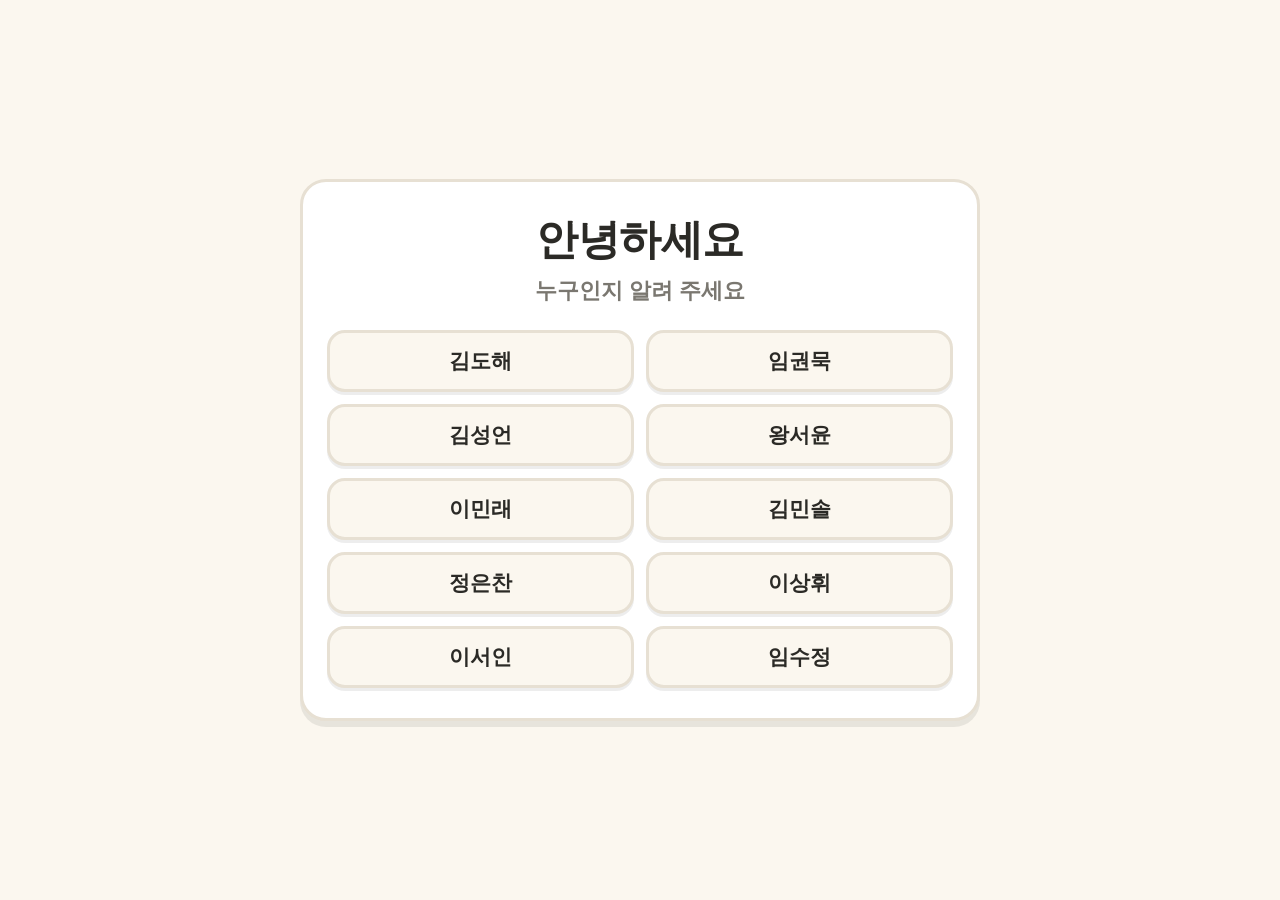
<file: index.html>
<!DOCTYPE html>
<html lang="ko">
<head>
<meta charset="UTF-8">
<meta name="viewport" content="width=device-width, initial-scale=1.0, viewport-fit=cover">
<title>우슬초 1팀 디지털 활동</title>
<style>
/* =====================================================================
   메인 메뉴 (index.html)
   — 각 과 프로그램(lesson1.html ~ lesson6.html)으로 들어가는 첫 화면
   — 1~4과와 동일한 디자인 시스템(종이 배경, 카드, 큰 버튼)
   대상: 우슬초 학생 / 기기: 아이패드·갤럭시탭·컴퓨터 공용
   ===================================================================== */
:root{
  --paper:#fbf7ef; --card:#fff; --ink:#2b2a26; --soft:#7a7770;
  --line:#e7e0d3; --ok:#5aa96a; --sun:#f0a92e; --love:#e8668a;
  --sky:#4a95d8; --grape:#8e6fc0; --earth:#8a6a4a; --blood:#a41f1f;
  --shadow:0 6px 0 rgba(0,0,0,.08);
}
*{box-sizing:border-box;-webkit-tap-highlight-color:transparent;}
html,body{margin:0;min-height:100%;}
body{
  font-family:"Apple SD Gothic Neo","Malgun Gothic","Pretendard",sans-serif;
  background:var(--paper);color:var(--ink);
  -webkit-touch-callout:none;
}
a{color:inherit;text-decoration:none;}
[hidden]{display:none!important;}

.wrap{max-width:820px;margin:0 auto;padding:26px 18px 40px;}

/* ---------- 학생 선택 ---------- */
.student-screen{
  min-height:100vh;min-height:100dvh;display:flex;align-items:center;justify-content:center;
  padding:28px 18px;
}
.student-panel{
  width:100%;max-width:680px;padding:30px 24px;background:var(--card);
  border:3px solid var(--line);border-radius:26px;box-shadow:var(--shadow);text-align:center;
}
.student-panel h1{
  margin:0;font-size:clamp(30px,7vw,42px);font-weight:800;letter-spacing:-.5px;
}
.student-panel p{
  margin:8px 0 24px;color:var(--soft);font-size:clamp(18px,4.5vw,22px);font-weight:700;
}
.student-list{display:grid;grid-template-columns:repeat(2,1fr);gap:12px;}
.student-btn{
  min-height:62px;padding:12px 16px;border:3px solid var(--line);border-radius:18px;
  background:var(--paper);color:var(--ink);font:inherit;font-size:21px;font-weight:800;
  cursor:pointer;box-shadow:0 3px 0 rgba(0,0,0,.07);touch-action:manipulation;
}
.student-btn:hover{border-color:var(--sun);background:#fffaf0;}
.student-btn:active{transform:translateY(2px);}
@media(max-width:430px){
  .student-panel{padding:24px 16px;}
  .student-list{grid-template-columns:1fr;gap:9px;}
  .student-btn{min-height:54px;font-size:19px;}
}

/* ---------- 머리글 ---------- */
.hero{text-align:center;margin-bottom:26px;}
.hero .em{font-size:56px;line-height:1;}
.hero h1{
  font-size:clamp(26px,6vw,36px);font-weight:800;letter-spacing:-0.5px;
  margin:10px 0 6px;line-height:1.35;
}
.hero h1 .hl{color:var(--sun);}
.hero p{color:var(--soft);font-size:17px;font-weight:700;margin:0;}
.change-student{
  margin-top:12px;padding:8px 14px;border:2px solid var(--line);border-radius:12px;
  background:var(--card);color:var(--soft);font:inherit;font-size:14px;font-weight:800;
  cursor:pointer;touch-action:manipulation;
}
.change-student:active{transform:translateY(2px);}

/* ---------- 과 카드 ---------- */
.grid{
  display:grid;grid-template-columns:repeat(2,1fr);gap:16px;
}
@media(max-width:540px){.grid{grid-template-columns:1fr;}}
.card{
  position:relative;display:flex;align-items:center;gap:16px;
  background:var(--card);border:3px solid var(--line);border-radius:22px;
  padding:18px 18px 18px 16px;box-shadow:var(--shadow);
  transition:transform .12s ease;
}
.card:active{transform:translateY(2px);}
.card .big-em{
  flex:0 0 auto;width:74px;height:74px;border-radius:20px;
  display:flex;align-items:center;justify-content:center;
  font-size:42px;background:var(--tint,#f6f2e8);overflow:hidden;
}
.card .big-em img{
  width:100%;height:100%;object-fit:cover;display:block;
}
.card .tx{min-width:0;}
.card .no{
  display:inline-block;font-size:13px;font-weight:800;color:#fff;
  background:var(--ac,var(--sun));border-radius:999px;padding:3px 10px;margin-bottom:6px;
}
.card .ti{font-size:19px;font-weight:800;letter-spacing:-0.5px;line-height:1.3;}
.card .sb{font-size:14px;font-weight:700;color:var(--soft);margin-top:3px;}
.card .go{
  position:absolute;right:14px;top:50%;transform:translateY(-50%);
  font-size:22px;color:var(--line);
}
.card:hover{border-color:var(--ac,var(--sun));}
.card:hover .go{color:var(--ac,var(--sun));}

/* 과별 색 */
.l1{--ac:var(--sun);  --tint:#fdf3df;}
.l2{--ac:var(--love); --tint:#fdeef3;}
.l3{--ac:var(--earth);--tint:#f3ece4;}
.l4{--ac:var(--sky);  --tint:#e9f3fc;}
.l5{--ac:#4b4a45;     --tint:#efede8;}
.l6{--ac:var(--blood);--tint:#fbeaea;}

/* ---------- 바닥글 ---------- */
.foot{
  text-align:center;color:var(--soft);font-size:14px;font-weight:700;
  margin-top:30px;line-height:1.7;
}
@media(prefers-reduced-motion:reduce){*{transition:none!important;}}
</style>
</head>
<body>
<script src="assets/paths.js"></script>
<script src="assets/student-context.js"></script>
<script>
/* ★ 5·6과 카드 아이콘 — 각 과 assets 폴더의 사진을 사용합니다 */
var L5_ICON={ image:ASSET.lesson5("memorization-card-sin-v2.png"), emoji:"💭" };
var L6_ICON={ image:ASSET.lesson6("십자가.jpg"), emoji:"✝️" };
</script>
<section class="student-screen" id="student-screen" aria-labelledby="student-title">
  <div class="student-panel">
    <h1 id="student-title">안녕하세요</h1>
    <p>누구인지 알려 주세요</p>
    <div class="student-list" id="student-list"></div>
  </div>
</section>

<div class="wrap" id="main-menu" hidden>

  <div class="hero">
    <div class="em">📖</div>
    <h1><span class="hl">우슬초 1팀</span> 디지털 활동</h1>
    <p id="student-welcome">오늘 배울 과를 눌러 보세요</p>
    <button class="change-student" id="change-student" type="button">학생 다시 선택</button>
  </div>

  <div class="grid">
    <a class="card l1" href="lesson-oct03.html">
      <div class="big-em">🌿</div>
      <div class="tx">
        <span class="no">10월 3일</span>
        <div class="ti">하나님이 세상을 만드셨어요</div>
        <div class="sb">두 사진에서 자연을 찾아요</div>
      </div>
      <div class="go">▶</div>
    </a>
    <a class="card l1" href="lesson1.html">
      <div class="big-em">☀️</div>
      <div class="tx">
        <span class="no">1과</span>
        <div class="ti">하나님이 모두 만드셨어요</div>
        <div class="sb">점선을 따라 그려요</div>
      </div>
      <div class="go">▶</div>
    </a>

    <a class="card l2" href="lesson2.html">
      <div class="big-em">❤️</div>
      <div class="tx">
        <span class="no">2과</span>
        <div class="ti">하나님은 사람을 사랑하세요</div>
        <div class="sb">하트를 끌어서 붙여요</div>
      </div>
      <div class="go">▶</div>
    </a>

    <a class="card l3" href="lesson3.html">
      <div class="big-em">📖</div>
      <div class="tx">
        <span class="no">3과</span>
        <div class="ti">하나님의 사랑이 성경책에 있어요</div>
        <div class="sb">성경책을 찾고 책장을 넘겨요</div>
      </div>
      <div class="go">▶</div>
    </a>

    <a class="card l4" href="lesson4.html">
      <div class="big-em">☁️</div>
      <div class="tx">
        <span class="no">4과</span>
        <div class="ti">하나님이 하늘나라를 준비했어요</div>
        <div class="sb">하늘나라는 어떤 곳인지 알아봐요</div>
      </div>
      <div class="go">▶</div>
    </a>

    <a class="card l5" href="lesson5.html">
      <div class="big-em">💭</div>
      <div class="tx">
        <span class="no">5과</span>
        <div class="ti">나에게 죄가 있어요</div>
        <div class="sb">죄가 있으면 하늘나라에 가지 못해요</div>
      </div>
      <div class="go">▶</div>
    </a>

    <a class="card l6" href="lesson6.html">
      <div class="big-em">✝️</div>
      <div class="tx">
        <span class="no">6과</span>
        <div class="ti">예수님이 죄를 없애주셨어요</div>
        <div class="sb">예수님의 피가 죄를 씻어요</div>
      </div>
      <div class="go">▶</div>
    </a>
  </div>

  <div class="foot">
    우슬초 학생을 위한 성경 학습 프로그램<br>
    아이패드 · 갤럭시탭 · IOS · Android · 컴퓨터에서 모두 사용할 수 있어요
  </div>

</div>
<script>
(function(){
  function setCardIcon(selector,icon){
    var el=document.querySelector(selector);
    if(!el||!icon.image) return;
    var img=new Image();
    img.onload=function(){ el.textContent=''; el.appendChild(img); };
    img.onerror=function(){ el.textContent=icon.emoji||''; };
    img.src=icon.image;
    img.alt='';
  }
  setCardIcon('.card.l5 .big-em',L5_ICON);
  setCardIcon('.card.l6 .big-em',L6_ICON);

  var studentScreen=document.getElementById('student-screen');
  var mainMenu=document.getElementById('main-menu');
  var studentWelcome=document.getElementById('student-welcome');
  var studentList=document.getElementById('student-list');
  var changeStudent=document.getElementById('change-student');
  var lessonLinks=document.querySelectorAll('.card[href^="lesson"]');
  STUDENT_CONTEXT.students.forEach(function(name){
    var button=document.createElement('button');
    button.className='student-btn';
    button.type='button';
    button.setAttribute('data-student',name);
    button.textContent=name;
    studentList.appendChild(button);
  });
  var studentButtons=document.querySelectorAll('.student-btn');
  function showStudentMenu(){
    mainMenu.hidden=true;
    studentScreen.hidden=false;
    window.scrollTo(0,0);
  }
  function showLessons(name){
    studentWelcome.textContent=STUDENT_CONTEXT.displayName(name)+' 학생, 오늘 배울 과를 눌러 보세요';
    lessonLinks.forEach(function(link){
      var base=link.getAttribute('data-base-href')||link.getAttribute('href').split('?')[0];
      link.setAttribute('data-base-href',base);
      link.setAttribute('href',base+'?student='+encodeURIComponent(name));
    });
    studentScreen.hidden=true;
    mainMenu.hidden=false;
    window.scrollTo(0,0);
  }

  studentButtons.forEach(function(button){
    button.addEventListener('click',function(){
      var name=button.getAttribute('data-student');
      STUDENT_CONTEXT.select(name);
      showLessons(name);
    });
  });
  changeStudent.addEventListener('click',function(){
    STUDENT_CONTEXT.clear();
    showStudentMenu();
  });

  var currentStudent=STUDENT_CONTEXT.selectedName;
  if(currentStudent){ showLessons(currentStudent); }
  else{ showStudentMenu(); }
})();
</script>
</body>
</html>
</file>
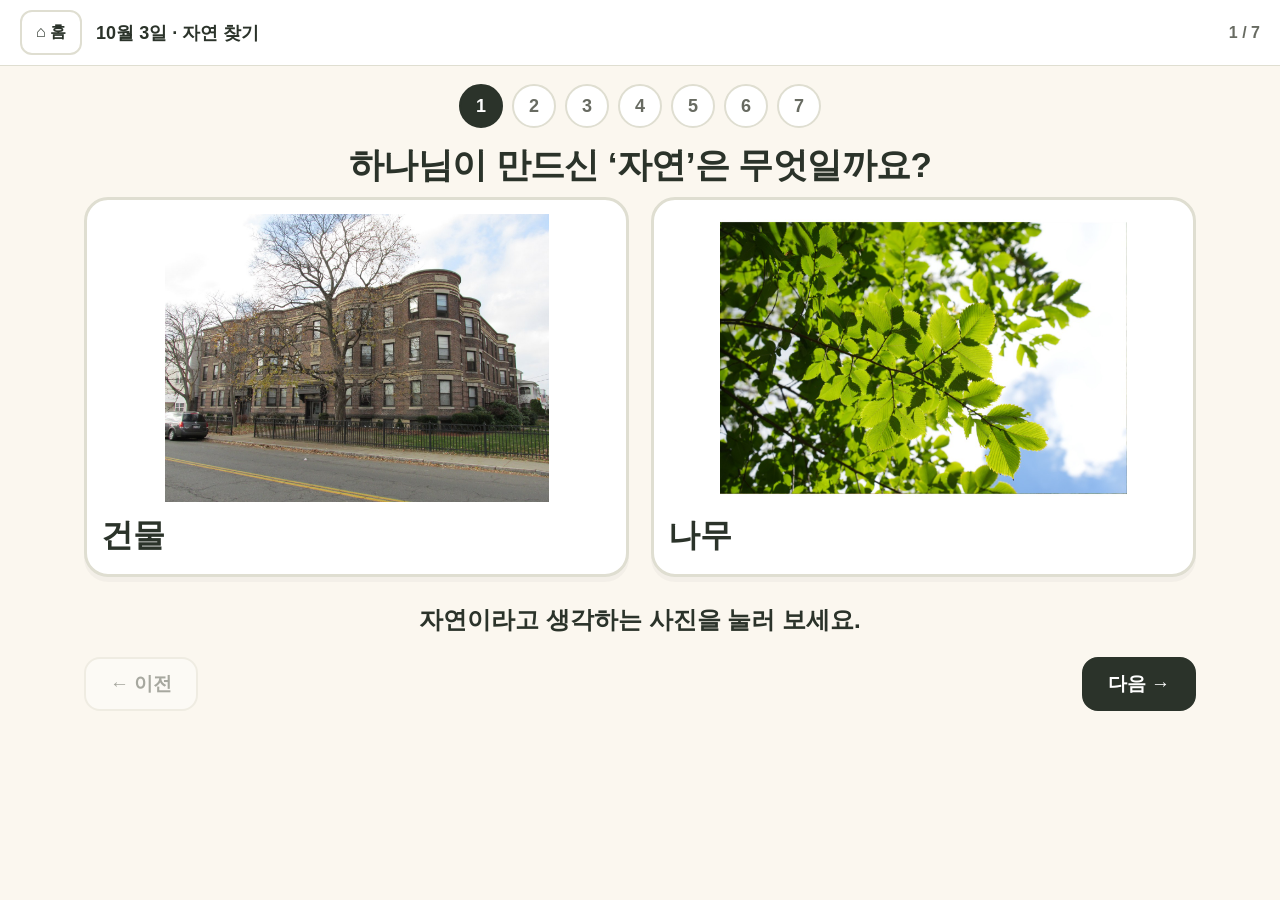
<file: lesson-oct03.html>
<!doctype html>
<html lang="ko">
<head>
<meta charset="utf-8">
<meta name="viewport" content="width=device-width,initial-scale=1,viewport-fit=cover">
<title>10월 3일 · 하나님이 만드신 자연</title>
<script src="assets/student-context.js"></script>
<link rel="stylesheet" href="assets/oct03/activity.css?v=20261003-fruit2">
<script src="assets/oct03/activity.js?v=20261003-fruit2" defer></script>
</head>
<body>
<header><a class="home" href="index.html">⌂ 홈</a><b>10월 3일 · 자연 찾기</b><span id="count">1 / 7</span></header>
<main>
<div class="pages" id="pages" aria-label="활동 페이지"></div>
<ol class="steps" id="steps" aria-label="활동 순서" hidden><li>1 찾기</li><li>2 담기</li><li>3 보기</li></ol>
<h1 id="title" tabindex="-1">하나님이 만드신 ‘자연’은 무엇일까요?</h1>
<section class="pair" id="choice" aria-label="두 사진 중 자연 찾기">
<button class="photo" id="made" aria-pressed="false"><span class="frame"><img id="made-img" alt=""></span><span class="caption" id="made-name"></span></button>
<button class="photo natural" id="nature" aria-pressed="false"><span class="frame"><img id="nature-img" alt=""></span><span class="caption" id="nature-name"></span></button>
</section>
<section id="collect" aria-label="열매 담기" hidden>
<div class="input-modes" aria-label="담는 방법"><button class="quiet" id="mode-drag" aria-pressed="true">끌어서 담기</button><button class="quiet" id="mode-tap" aria-pressed="false">눌러서 담기</button></div>
<div class="fruit-tray" id="fruit-tray"></div>
<div class="basket-area" id="basket-area"><div class="basket-fruits" id="basket-fruits" aria-label="바구니에 담은 열매"></div><div class="basket-body" aria-hidden="true"></div><p id="basket-label">바구니</p></div>
</section>
<section id="review" class="review" aria-label="담은 열매 다시 보기" hidden>
<button class="photo" id="review-photo"><span class="frame"><img id="review-img" alt=""></span><span class="caption" id="review-name"></span></button>
<div class="review-note"><div class="mini-fruits" id="review-fruits" aria-hidden="true"></div><p id="review-message"></p><button class="quiet" id="replay">↻ 다시 담기</button></div>
</section>
<section id="gallery" class="gallery" aria-label="오늘 만난 자연" hidden></section>
<p class="feedback" id="feedback" role="status" aria-live="polite">자연이라고 생각하는 사진을 눌러 보세요.</p>
<div class="action-row"><button class="primary" id="activity-action" hidden></button></div>
<nav aria-label="페이지 이동"><button class="nav" id="prev">← 이전</button><button class="nav next" id="next">다음 →</button></nav>
</main>
</body>
</html>
</file>
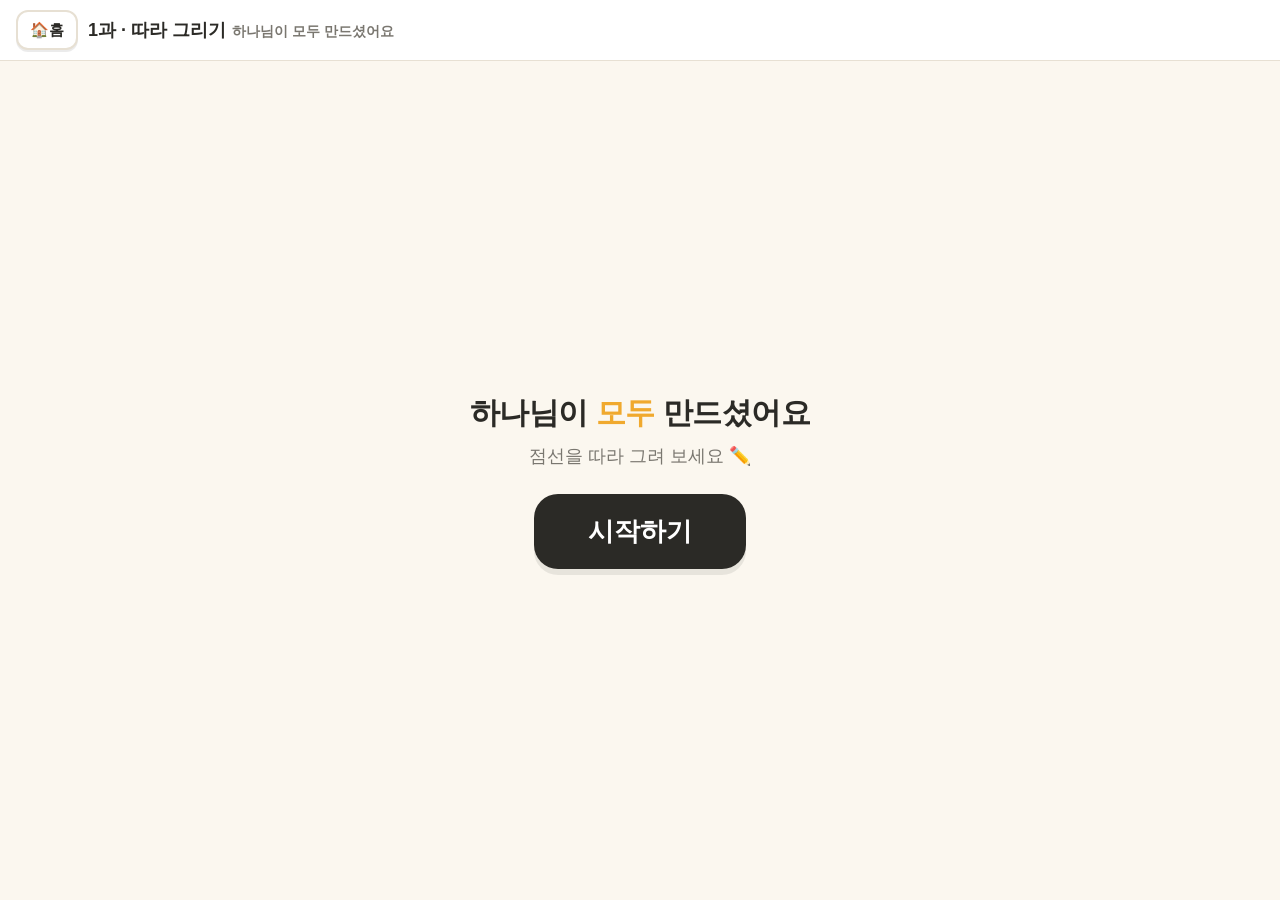
<file: lesson1.html>
<!DOCTYPE html>
<html lang="ko">
<head>
<meta charset="UTF-8">
<meta name="viewport" content="width=device-width, initial-scale=1.0, maximum-scale=1.0, user-scalable=no, viewport-fit=cover">
<title>1과 · 하나님이 모두 만드셨어요 — 따라 그리기</title>
<script src="assets/student-context.js"></script>
<style>
/* =====================================================================
   1과: 하나님이 모든 것을 만드셨어요 — 따라 그리기 프로그램
   대상: 선택한 학생 (그림·색 선호, 판정 없음, 자기 완성작 갤러리)
   기기: 아이패드(애플펜슬/손가락) + 컴퓨터(마우스) 겸용 — Pointer Events
   ===================================================================== */
:root{
  --paper:#fbf7ef; --card:#fff; --ink:#2b2a26; --soft:#7a7770;
  --line:#e7e0d3; --ok:#5aa96a; --sun:#f0a92e;
  --shadow:0 6px 0 rgba(0,0,0,.08);
}
*{box-sizing:border-box;-webkit-tap-highlight-color:transparent;}
html,body{height:100%;margin:0;}
@supports(height:100dvh){html,body{height:100dvh;}}
body{
  font-family:"Apple SD Gothic Neo","Malgun Gothic","Pretendard",sans-serif;
  background:var(--paper);color:var(--ink);
  overflow:hidden;overscroll-behavior:none;
  -webkit-touch-callout:none;-webkit-user-select:none;user-select:none;
}
button{font-family:inherit;border:none;background:none;color:inherit;cursor:pointer;touch-action:manipulation;}

#app{height:100%;display:flex;flex-direction:column;}
header{
  display:flex;align-items:center;gap:10px;padding:10px 16px;
  background:var(--card);border-bottom:1px solid var(--line);
}
header .t{min-width:0;font-size:18px;font-weight:800;}
header .t small{color:var(--soft);font-weight:600;margin-left:6px;font-size:14px;}
#stars{margin-left:auto;font-size:20px;min-height:24px;letter-spacing:2px;}
.home-btn{
  flex:0 0 auto;display:inline-flex;align-items:center;justify-content:center;
  min-height:40px;padding:7px 12px;border:2px solid var(--line);border-radius:12px;
  background:var(--card);color:var(--ink);font-size:15px;font-weight:800;text-decoration:none;
  box-shadow:0 2px 0 rgba(0,0,0,.08);touch-action:manipulation;
}
.home-btn:active{transform:translateY(2px);}
@media(max-width:540px){header .t small{display:none;}}
@media(max-width:380px){.home-btn .home-label{display:none;}.home-btn{width:40px;padding:7px;}}

.screen{flex:1;display:none;flex-direction:column;align-items:center;padding:14px;overflow:hidden;}
.screen.on{display:flex;animation:fade .3s ease;}
@keyframes fade{from{opacity:0;transform:translateY(6px);}to{opacity:1;transform:none;}}

/* ---------- 시작 화면 ---------- */
#start{justify-content:center;text-align:center;}
#start .big{font-size:30px;font-weight:800;line-height:1.4;letter-spacing:-0.5px;}
#start .big .hl{color:var(--sun);}
#start p{color:var(--soft);font-size:18px;margin:10px 0 26px;}
.go-btn{
  font-size:26px;font-weight:800;padding:20px 54px;border-radius:24px;
  background:var(--ink);color:#fff;box-shadow:var(--shadow);
}
.go-btn:active{transform:translateY(2px);}

/* ---------- 그리기 화면 ---------- */
#draw{padding:10px 14px 14px;}
.say-line{font-size:22px;font-weight:800;text-align:center;margin:2px 0 8px;letter-spacing:-0.5px;}
.say-line .nm{color:var(--sun);}
.dots{display:flex;gap:7px;justify-content:center;margin-bottom:8px;}
.dot{width:10px;height:10px;border-radius:50%;background:var(--line);}
.dot.on{background:var(--ink);}

#board-wrap{
  position:relative;flex:1;width:100%;max-width:760px;min-height:220px;
  background:#fff;border:3px solid var(--line);border-radius:22px;
  box-shadow:var(--shadow);overflow:hidden;
}
#paper,#inkc{position:absolute;inset:0;width:100%;height:100%;}
#inkc{touch-action:none;} /* 그리는 캔버스: 스크롤/줌 완전 차단 */

/* 색 팔레트 + 버튼 */
#toolbar{
  display:flex;align-items:center;gap:10px;flex-wrap:wrap;justify-content:center;
  padding:12px 4px 2px;width:100%;max-width:760px;
}
.sw{
  width:52px;height:52px;border-radius:16px;border:4px solid #fff;
  box-shadow:0 3px 0 rgba(0,0,0,.12);flex:0 0 auto;
}
.sw:active{transform:scale(.9);}
.sw.sel{outline:4px solid var(--ink);outline-offset:2px;}
.tool-btn{
  font-size:17px;font-weight:800;padding:13px 18px;border-radius:16px;
  background:var(--card);border:3px solid var(--line);box-shadow:0 3px 0 rgba(0,0,0,.08);
}
.tool-btn:active{transform:translateY(2px);}
.done-btn{background:#e7f4ea;border-color:#bfe2c8;color:var(--ok);font-size:19px;padding:13px 26px;}

/* 칭찬 오버레이 */
#praise{
  position:absolute;inset:0;display:none;align-items:center;justify-content:center;
  background:rgba(255,255,255,.92);flex-direction:column;text-align:center;z-index:5;
  border-radius:19px;
}
#praise.on{display:flex;animation:fade .25s ease;}
#praise .big-e{font-size:76px;animation:pop .45s ease;}
@keyframes pop{0%{transform:scale(0);}70%{transform:scale(1.2);}100%{transform:scale(1);}}
#praise .msg{font-size:26px;font-weight:800;margin-top:8px;}
#praise .sub{font-size:19px;color:var(--soft);margin-top:4px;font-weight:700;}

/* ---------- 갤러리(완료) ---------- */
#gallery{overflow-y:auto;justify-content:flex-start;}
#gallery h2{font-size:26px;font-weight:800;margin:8px 0 2px;text-align:center;}
#gallery p{color:var(--soft);font-size:17px;margin:0 0 16px;text-align:center;font-weight:700;}
.g-grid{display:grid;grid-template-columns:repeat(3,1fr);gap:12px;width:100%;max-width:640px;}
@media(max-width:520px){.g-grid{grid-template-columns:repeat(2,1fr);}}
.g-item{
  background:#fff;border:3px solid var(--line);border-radius:18px;overflow:hidden;
  box-shadow:var(--shadow);text-align:center;padding-bottom:8px;
}
.g-item img{width:100%;display:block;background:#fff;}
.g-item .cap{font-size:15px;font-weight:800;margin-top:4px;}
#gallery .go-btn{margin:22px 0 8px;font-size:20px;padding:16px 40px;}

@media(prefers-reduced-motion:reduce){*{animation:none!important;transition:none!important;}}
</style>
</head>
<body>
<div id="app">
  <header>
    <a class="home-btn" href="index.html" aria-label="홈으로 돌아가기">🏠 <span class="home-label">홈</span></a>
    <div class="t">1과 · 따라 그리기<small>하나님이 모두 만드셨어요</small></div>
    <div id="stars"></div>
  </header>

  <!-- 시작 -->
  <section class="screen on" id="start">
    <div class="big">하나님이 <span class="hl">모두</span> 만드셨어요</div>
    <p>점선을 따라 그려 보세요 ✏️</p>
    <button class="go-btn" id="btn-start">시작하기</button>
  </section>

  <!-- 그리기 -->
  <section class="screen" id="draw">
    <div class="say-line" id="say-line"></div>
    <div class="dots" id="dots"></div>
    <div id="board-wrap">
      <canvas id="paper"></canvas>
      <canvas id="inkc"></canvas>
      <div id="praise">
        <div class="big-e" id="pr-emoji">⭐</div>
        <div class="msg" id="pr-msg"></div>
        <div class="sub" id="pr-sub"></div>
      </div>
    </div>
    <div id="toolbar">
      <span id="palette" style="display:flex;gap:10px;flex-wrap:wrap;justify-content:center;"></span>
      <button class="tool-btn" id="btn-clear">🧽 다시</button>
      <button class="tool-btn done-btn" id="btn-done">⭐ 다 그렸어요</button>
    </div>
  </section>

  <!-- 갤러리 -->
  <section class="screen" id="gallery">
    <h2 id="gallery-title"></h2>
    <p>이 모든 것은 하나님이 만드셨어요</p>
    <div class="g-grid" id="g-grid"></div>
    <button class="go-btn" id="btn-again">또 그리기</button>
  </section>
</div>

<script>
(function(){
"use strict";
var STUDENT=STUDENT_CONTEXT.name;
document.getElementById("gallery-title").textContent="🎉 "+STUDENT_CONTEXT.subjectName+" 그렸어요!";

/* ---------------- 창조물 밑그림 (캔버스 그리기 함수) ----------------
   각 함수는 (ctx, w, h)를 받아 회색 점선 밑그림을 그림.
   좌표는 화면 크기에 비례(scale s = min(w,h)) — 어떤 크기에서도 동일 비율 */
function dash(ctx,s){ ctx.setLineDash([s*0.03, s*0.028]); ctx.lineWidth=Math.max(3,s*0.012);
  ctx.strokeStyle="#b9b2a3"; ctx.lineCap="round"; }

var SHAPES=[
 {name:"해", emoji:"☀️", draw:function(c,w,h){var s=Math.min(w,h),cx=w/2,cy=h/2;dash(c,s);
   c.beginPath();c.arc(cx,cy,s*0.20,0,Math.PI*2);c.stroke();
   for(var i=0;i<8;i++){var a=i*Math.PI/4;
     c.beginPath();c.moveTo(cx+Math.cos(a)*s*0.27,cy+Math.sin(a)*s*0.27);
     c.lineTo(cx+Math.cos(a)*s*0.38,cy+Math.sin(a)*s*0.38);c.stroke();}}},
 {name:"나무", emoji:"🌳", draw:function(c,w,h){var s=Math.min(w,h),cx=w/2,cy=h/2;dash(c,s);
   // 기둥
   c.beginPath();c.moveTo(cx-s*0.05,cy+s*0.36);c.lineTo(cx-s*0.05,cy+s*0.05);
   c.moveTo(cx+s*0.05,cy+s*0.36);c.lineTo(cx+s*0.05,cy+s*0.05);c.stroke();
   // 수관(구름 모양 원 3개)
   c.beginPath();c.arc(cx,cy-s*0.16,s*0.20,0,Math.PI*2);c.stroke();
   c.beginPath();c.arc(cx-s*0.17,cy-s*0.02,s*0.14,0,Math.PI*2);c.stroke();
   c.beginPath();c.arc(cx+s*0.17,cy-s*0.02,s*0.14,0,Math.PI*2);c.stroke();}},
 {name:"꽃", emoji:"🌸", draw:function(c,w,h){var s=Math.min(w,h),cx=w/2,cy=h/2-s*0.05;dash(c,s);
   c.beginPath();c.arc(cx,cy,s*0.085,0,Math.PI*2);c.stroke(); // 중심
   for(var i=0;i<6;i++){var a=i*Math.PI/3;
     c.beginPath();c.arc(cx+Math.cos(a)*s*0.17,cy+Math.sin(a)*s*0.17,s*0.085,0,Math.PI*2);c.stroke();}
   c.beginPath();c.moveTo(cx,cy+s*0.10);c.lineTo(cx,cy+s*0.40);c.stroke(); // 줄기
   c.beginPath();c.arc(cx+s*0.07,cy+s*0.28,s*0.06,Math.PI*0.9,Math.PI*1.9);c.stroke();}},
 {name:"나비", emoji:"🦋", draw:function(c,w,h){var s=Math.min(w,h),cx=w/2,cy=h/2;dash(c,s);
   c.beginPath();c.ellipse(cx,cy,s*0.035,s*0.16,0,0,Math.PI*2);c.stroke(); // 몸
   c.beginPath();c.ellipse(cx-s*0.15,cy-s*0.10,s*0.13,s*0.11,-0.4,0,Math.PI*2);c.stroke();
   c.beginPath();c.ellipse(cx+s*0.15,cy-s*0.10,s*0.13,s*0.11,0.4,0,Math.PI*2);c.stroke();
   c.beginPath();c.ellipse(cx-s*0.13,cy+s*0.10,s*0.10,s*0.09,0.4,0,Math.PI*2);c.stroke();
   c.beginPath();c.ellipse(cx+s*0.13,cy+s*0.10,s*0.10,s*0.09,-0.4,0,Math.PI*2);c.stroke();
   c.beginPath();c.moveTo(cx-s*0.02,cy-s*0.16);c.lineTo(cx-s*0.07,cy-s*0.24);c.stroke();
   c.beginPath();c.moveTo(cx+s*0.02,cy-s*0.16);c.lineTo(cx+s*0.07,cy-s*0.24);c.stroke();}},
 {name:"물고기", emoji:"🐟", draw:function(c,w,h){var s=Math.min(w,h),cx=w/2,cy=h/2;dash(c,s);
   c.beginPath();c.ellipse(cx-s*0.03,cy,s*0.24,s*0.14,0,0,Math.PI*2);c.stroke(); // 몸
   c.beginPath();c.moveTo(cx+s*0.20,cy);c.lineTo(cx+s*0.34,cy-s*0.12); // 꼬리
   c.lineTo(cx+s*0.34,cy+s*0.12);c.closePath();c.stroke();
   c.beginPath();c.arc(cx-s*0.15,cy-s*0.03,s*0.022,0,Math.PI*2);c.stroke(); // 눈
   c.beginPath();c.arc(cx-s*0.02,cy,s*0.09,Math.PI*0.25,Math.PI*0.75);c.stroke();}},
 {name:"별", emoji:"⭐", draw:function(c,w,h){var s=Math.min(w,h),cx=w/2,cy=h/2;dash(c,s);
   var R=s*0.30,r=s*0.13;c.beginPath();
   for(var i=0;i<10;i++){var a=-Math.PI/2+i*Math.PI/5;var rr=(i%2===0)?R:r;
     var x=cx+Math.cos(a)*rr,y=cy+Math.sin(a)*rr;
     if(i===0)c.moveTo(x,y);else c.lineTo(x,y);}
   c.closePath();c.stroke();}}
];

/* ---------------- 상태 ---------------- */
var idx=0, starCount=0, works=[]; // works: {name, emoji, dataURL}
var strokes=[]; // 현재 그림의 획: {color, pts:[{x,y,p}]} — x,y는 0~1 정규화
var curStroke=null;
var COLORS=["#2b2a26","#e0433c","#f0a92e","#f4d03f","#5aa96a","#4a95d8","#8e6fc0","#e8668a"];
var color=COLORS[1];

/* ---------------- 요소 ---------------- */
var $=function(id){return document.getElementById(id);};
var startScr=$("start"), drawScr=$("draw"), galScr=$("gallery");
var paper=$("paper"), inkc=$("inkc");
var pctx=paper.getContext("2d"), ictx=inkc.getContext("2d");
var wrap=$("board-wrap");
var sayLine=$("say-line"), dotsEl=$("dots"), starsEl=$("stars");
var praiseEl=$("praise");

function renderStars(){ starsEl.textContent="⭐".repeat(Math.min(starCount,8)); }
function show(scr){ [startScr,drawScr,galScr].forEach(function(s){s.classList.remove("on");}); scr.classList.add("on"); }

/* ---------------- 캔버스 크기/그리기 ---------------- */
var W=0,H=0,DPR=1;
function resize(){
  var r=wrap.getBoundingClientRect();
  DPR=window.devicePixelRatio||1;
  W=Math.max(1,Math.round(r.width)); H=Math.max(1,Math.round(r.height));
  [paper,inkc].forEach(function(cv){ cv.width=W*DPR; cv.height=H*DPR; });
  pctx.setTransform(DPR,0,0,DPR,0,0); ictx.setTransform(DPR,0,0,DPR,0,0);
  redrawAll();
}
function redrawTemplate(){
  pctx.clearRect(0,0,W,H);
  SHAPES[idx].draw(pctx,W,H);
}
function brushW(p){ // 필압(펜) 반영: 0.5 기본
  var base=Math.min(W,H)*0.022;
  return Math.max(4, base*(0.6+ (p||0.5)*0.9));
}
function redrawInk(){
  ictx.clearRect(0,0,W,H);
  ictx.lineCap="round"; ictx.lineJoin="round";
  strokes.forEach(function(st){
    ictx.strokeStyle=st.color;
    for(var i=1;i<st.pts.length;i++){
      var a=st.pts[i-1],b=st.pts[i];
      ictx.lineWidth=brushW(b.p);
      ictx.beginPath();
      ictx.moveTo(a.x*W,a.y*H); ictx.lineTo(b.x*W,b.y*H); ictx.stroke();
    }
    if(st.pts.length===1){ // 점 하나(콕 찍기)
      var pt=st.pts[0];
      ictx.fillStyle=st.color;
      ictx.beginPath();ictx.arc(pt.x*W,pt.y*H,brushW(pt.p)/2,0,Math.PI*2);ictx.fill();
    }
  });
}
function redrawAll(){ redrawTemplate(); redrawInk(); }

/* ---------------- 입력: 애플펜슬/손가락/마우스 ----------------
   - Pointer Events 하나로 펜(pen)·터치(touch)·마우스(mouse) 모두 처리
   - 팜 리젝션: 펜을 최근에 썼으면(1.5초) 손바닥 터치를 무시.
     (펜이 없는 학생은 손가락으로도 그릴 수 있게 유지) */
var drawing=false, activeId=null, lastPenTime=0;
function posOf(e){
  var r=inkc.getBoundingClientRect();
  return {x:(e.clientX-r.left)/r.width, y:(e.clientY-r.top)/r.height,
          p:(e.pointerType==="pen"&&e.pressure)?e.pressure:0.5};
}
inkc.addEventListener("pointerdown",function(e){
  e.preventDefault();
  if(e.pointerType==="pen") lastPenTime=Date.now();
  if(e.pointerType==="touch" && Date.now()-lastPenTime<1500) return; // 팜 리젝션
  if(drawing) return;
  drawing=true; activeId=e.pointerId;
  inkc.setPointerCapture(e.pointerId);
  curStroke={color:color, pts:[posOf(e)]};
  strokes.push(curStroke);
  redrawInk();
});
inkc.addEventListener("pointermove",function(e){
  if(!drawing||e.pointerId!==activeId) return;
  e.preventDefault();
  if(e.pointerType==="pen") lastPenTime=Date.now();
  // 펜슬 고주파 입력 대응(getCoalescedEvents 지원 시 더 부드럽게)
  var evs=(e.getCoalescedEvents&&e.getCoalescedEvents().length)?e.getCoalescedEvents():[e];
  evs.forEach(function(ev){ curStroke.pts.push(posOf(ev)); });
  // 증분 렌더(마지막 부분만)
  var n=curStroke.pts.length;
  ictx.strokeStyle=curStroke.color; ictx.lineCap="round"; ictx.lineJoin="round";
  for(var i=Math.max(1,n-evs.length);i<n;i++){
    var a=curStroke.pts[i-1],b=curStroke.pts[i];
    ictx.lineWidth=brushW(b.p);
    ictx.beginPath();ictx.moveTo(a.x*W,a.y*H);ictx.lineTo(b.x*W,b.y*H);ictx.stroke();
  }
});
function endStroke(e){
  if(!drawing||e.pointerId!==activeId) return;
  drawing=false; activeId=null; curStroke=null;
  redrawInk();
}
inkc.addEventListener("pointerup",endStroke);
inkc.addEventListener("pointercancel",endStroke);

/* ---------------- 팔레트/버튼 ---------------- */
var pal=$("palette");
COLORS.forEach(function(cl,i){
  var b=document.createElement("button");
  b.className="sw"+(cl===color?" sel":"");
  b.style.background=cl; b.setAttribute("aria-label","색 "+(i+1));
  b.addEventListener("click",function(){
    color=cl;
    pal.querySelectorAll(".sw").forEach(function(x){x.classList.remove("sel");});
    b.classList.add("sel");
  });
  pal.appendChild(b);
});
$("btn-clear").addEventListener("click",function(){
  strokes=[]; redrawInk();
});
$("btn-done").addEventListener("click",function(){
  // 판정 없음 — 스스로 누르면 완성. 작품 저장(밑그림+그림 합성)
  var out=document.createElement("canvas");
  out.width=W; out.height=H;
  var octx=out.getContext("2d");
  octx.fillStyle="#ffffff"; octx.fillRect(0,0,W,H);
  octx.drawImage(paper,0,0,W,H);
  octx.drawImage(inkc,0,0,W,H);
  var sh=SHAPES[idx];
  try{ works.push({name:sh.name,emoji:sh.emoji,url:out.toDataURL("image/png")}); }
  catch(e){ works.push({name:sh.name,emoji:sh.emoji,url:null}); }
  starCount++; renderStars();
  showPraise(sh);
});
function showPraise(sh){
  $("pr-emoji").textContent=sh.emoji;
  $("pr-msg").textContent=sh.name+"! 참 잘 그렸어요";
  $("pr-sub").textContent=sh.name+"는 하나님이 만드셨어요";
  praiseEl.classList.add("on");
  setTimeout(function(){
    praiseEl.classList.remove("on");
    idx++;
    if(idx>=SHAPES.length){ openGallery(); }
    else { loadShape(); }
  },1900);
}

/* ---------------- 진행/화면 ---------------- */
function buildDots(){
  dotsEl.innerHTML="";
  SHAPES.forEach(function(_,i){
    var d=document.createElement("div");
    d.className="dot"+(i<=idx?" on":"");
    dotsEl.appendChild(d);
  });
}
function loadShape(){
  strokes=[]; buildDots();
  var sh=SHAPES[idx];
  sayLine.innerHTML='<span class="nm">'+sh.name+'</span>를 따라 그려요 — '+sh.name+'는 하나님이 만드셨어요';
  redrawAll();
}
function openGallery(){
  var g=$("g-grid"); g.innerHTML="";
  works.forEach(function(wk){
    var it=document.createElement("div"); it.className="g-item";
    it.innerHTML=(wk.url?'<img src="'+wk.url+'" alt="'+wk.name+'">':'<div style="font-size:60px;padding:20px">'+wk.emoji+'</div>')+
      '<div class="cap">'+wk.emoji+' '+wk.name+'</div>';
    g.appendChild(it);
  });
  show(galScr);
}
$("btn-start").addEventListener("click",function(){
  idx=0; works=[]; show(drawScr);
  requestAnimationFrame(function(){ resize(); loadShape(); });
});
$("btn-again").addEventListener("click",function(){
  idx=0; works=[]; starCount=0; renderStars();
  show(drawScr);
  requestAnimationFrame(function(){ resize(); loadShape(); });
});

window.addEventListener("resize",function(){ if(drawScr.classList.contains("on")) resize(); });
renderStars();
})();
</script>
</body>
</html>
</file>
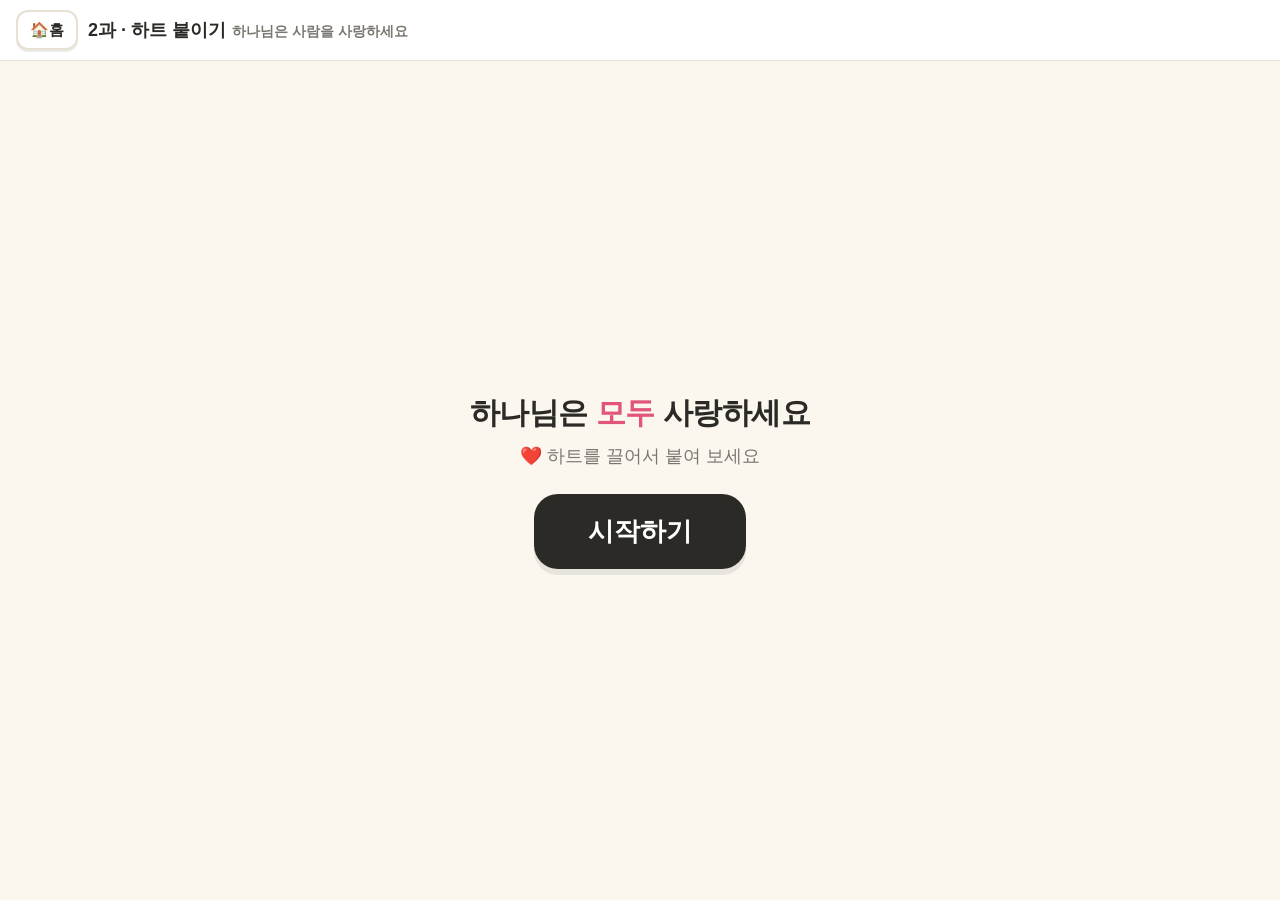
<file: lesson2.html>
<!DOCTYPE html>
<html lang="ko">
<head>
<meta charset="UTF-8">
<meta name="viewport" content="width=device-width, initial-scale=1.0, maximum-scale=1.0, user-scalable=no, viewport-fit=cover">
<title>2과 · 하나님은 사람을 사랑하세요 — 하트 붙이기</title>
<script src="assets/paths.js"></script>
<script src="assets/student-context.js"></script>
<script>
/* =====================================================================
   ★★★ 이미지 넣는 곳 (여기만 만지면 됩니다) ★★★

   1) 사진 파일을 assets/lesson2/ 폴더에 넣으세요.
   2) 아래 image 자리에 파일 이름만 적으세요. 예) image:ASSET.lesson2("아기.png")
   3) 파일이 폴더에 없어도 괜찮습니다 — 자동으로 이모지가 대신 나옵니다.

   - name  : 화면 문장에 그대로 들어갑니다 → "하나님이 ○○을 사랑하세요"
   - emoji : 사진이 없을 때 대신 보여줄 그림(대체 자원)
   - me    : true면 선택한 학생 본인 카드(노란 테두리). 마지막에 두면 절정.
   - 카드 순서 = 나오는 순서. 줄을 복사해 사람을 늘리거나 지워도 됩니다.
   ===================================================================== */
var PEOPLE=[
  { name:"아기",      emoji:"👶", image:ASSET.lesson2("아기.png") },
  { name:"아이",      emoji:"🧒", image:ASSET.lesson2("아이.png") },
  { name:"어른",      emoji:"🧑", image:ASSET.lesson2("어른.png") },
  { name:"할머니",    emoji:"👵", image:ASSET.lesson2("할머니.png") },
  { name:STUDENT_CONTEXT.honorific, emoji:"🙂", image:STUDENT_CONTEXT.photo, me:true }
];
</script>
<style>
/* =====================================================================
   2과: 하나님은 사람을 사랑하세요 — 하트 끌어 붙이기 (v3)
   v3 변경: 이미지 드롭인 구조(없으면 이모지 자동 대체) + 이미지 대형화
   대상: 선택한 학생 / 기기: 아이패드(손가락·펜슬) + 컴퓨터(마우스)
   ===================================================================== */
:root{
  --paper:#fbf7ef; --card:#fff; --ink:#2b2a26; --soft:#7a7770;
  --line:#e7e0d3; --rose:#e15579; --ok:#5aa96a;
  --shadow:0 6px 0 rgba(0,0,0,.08);
  /* 이미지/이모지 크기: 화면에 비례해 커짐 (작은폰 170px ~ 아이패드 300px) */
  --face-img:clamp(170px, 42vmin, 300px);
  --face-emo:clamp(120px, 30vmin, 210px);
}
*{box-sizing:border-box;-webkit-tap-highlight-color:transparent;}
html,body{height:100%;margin:0;}
@supports(height:100dvh){html,body{height:100dvh;}}
body{
  font-family:"Apple SD Gothic Neo","Malgun Gothic","Pretendard",sans-serif;
  background:var(--paper);color:var(--ink);
  overflow:hidden;overscroll-behavior:none;
  -webkit-touch-callout:none;-webkit-user-select:none;user-select:none;
}
button{font-family:inherit;border:none;background:none;color:inherit;cursor:pointer;touch-action:manipulation;}

#app{height:100%;display:flex;flex-direction:column;}
header{
  display:flex;align-items:center;gap:10px;padding:10px 16px;
  background:var(--card);border-bottom:1px solid var(--line);
}
header .t{min-width:0;font-size:18px;font-weight:800;}
header .t small{color:var(--soft);font-weight:600;margin-left:6px;font-size:14px;}
#stars{margin-left:auto;font-size:20px;min-height:24px;letter-spacing:2px;}
.home-btn{
  flex:0 0 auto;display:inline-flex;align-items:center;justify-content:center;
  min-height:40px;padding:7px 12px;border:2px solid var(--line);border-radius:12px;
  background:var(--card);color:var(--ink);font-size:15px;font-weight:800;text-decoration:none;
  box-shadow:0 2px 0 rgba(0,0,0,.08);touch-action:manipulation;
}
.home-btn:active{transform:translateY(2px);}
@media(max-width:540px){header .t small{display:none;}}
@media(max-width:380px){.home-btn .home-label{display:none;}.home-btn{width:40px;padding:7px;}}

.screen{flex:1;display:none;flex-direction:column;align-items:center;padding:14px;overflow:hidden;}
.screen.on{display:flex;animation:fade .3s ease;}
@keyframes fade{from{opacity:0;transform:translateY(6px);}to{opacity:1;transform:none;}}

/* ---------- 시작 ---------- */
#start{justify-content:center;text-align:center;}
#start .big{font-size:30px;font-weight:800;line-height:1.4;letter-spacing:-.5px;}
#start .big .hl{color:var(--rose);}
#start p{color:var(--soft);font-size:18px;margin:10px 0 26px;}
.go-btn{
  font-size:26px;font-weight:800;padding:20px 54px;border-radius:24px;
  background:var(--ink);color:#fff;box-shadow:var(--shadow);
}
.go-btn:active{transform:translateY(2px);}

/* ---------- 활동 ---------- */
#play{padding:8px 14px 12px;}
.say-line{font-size:23px;font-weight:800;text-align:center;margin:4px 0 6px;letter-spacing:-.5px;min-height:34px;}
.say-line .nm{color:var(--rose);}
.dots{display:flex;gap:8px;justify-content:center;margin-bottom:8px;}
.dot{width:11px;height:11px;border-radius:50%;background:var(--line);}
.dot.on{background:var(--rose);}

#field{
  position:relative;flex:1;width:100%;max-width:760px;min-height:200px;
  touch-action:none;
  display:flex;align-items:flex-start;justify-content:center;
}
/* 한 페이지 한 사람: 이미지 대형 */
.person{
  position:relative;background:var(--card);border:4px solid var(--line);
  border-radius:30px;box-shadow:var(--shadow);text-align:center;
  padding:22px 26px 18px;margin-top:4px;
  display:flex;flex-direction:column;align-items:center;justify-content:center;gap:10px;
  transition:transform .12s, border-color .2s;
  animation:slidein .35s ease;
  max-width:min(92vw, 480px);
}
@keyframes slidein{from{opacity:0;transform:translateX(30px);}to{opacity:1;transform:none;}}
.person .face-emo{font-size:var(--face-emo);line-height:1.05;}
.person img.face-img{
  width:var(--face-img);height:var(--face-img);
  border-radius:26px;object-fit:cover;display:block;
  background:#f4f1ea;
}
.person .nm{font-size:26px;font-weight:800;}
.person.hot{border-color:var(--rose);transform:scale(1.04);}
.person.loved{border-color:#f3c1d0;background:#fff5f8;}
.person .badge{
  position:absolute;top:-22px;right:-16px;font-size:58px;display:none;
  filter:drop-shadow(0 2px 1px rgba(0,0,0,.15));
}
.person.loved .badge{display:block;animation:pop .35s ease;}
@keyframes pop{0%{transform:scale(0);}70%{transform:scale(1.25);}100%{transform:scale(1);}}
.person.me{border-color:#f0c040;}
.person.me.loved{border-color:#f3c1d0;}

/* 하나님의 사랑 (하트가 나오는 곳) */
#tray{
  position:absolute;left:50%;bottom:8px;transform:translateX(-50%);
  min-width:180px;height:116px;border-radius:26px;background:var(--card);
  border:3px dashed #f3c1d0;display:flex;flex-direction:column;
  align-items:center;justify-content:center;gap:2px;padding:0 20px;z-index:2;
}
#tray .lbl{font-size:18px;font-weight:800;color:var(--rose);}
#heart{
  position:absolute;font-size:72px;cursor:grab;touch-action:none;z-index:9;
  filter:drop-shadow(0 4px 3px rgba(0,0,0,.18));
  transition:left .35s cubic-bezier(.3,1.3,.6,1), top .35s cubic-bezier(.3,1.3,.6,1);
  will-change:left,top;
}
#heart.dragging{transition:none;cursor:grabbing;transform:scale(1.15);}

/* ---------- 완료 ---------- */
#doneScr{justify-content:center;text-align:center;}
#doneScr .party{font-size:78px;animation:pop .5s ease;}
#doneScr h2{font-size:28px;font-weight:800;margin:10px 0 4px;}
#doneScr p{font-size:20px;color:var(--soft);font-weight:700;margin:2px;}
#doneScr .verse{
  margin-top:14px;background:var(--card);border:3px solid var(--line);border-radius:20px;
  padding:16px 22px;box-shadow:var(--shadow);
}
#doneScr .verse .v{font-size:22px;font-weight:800;}
#doneScr .verse .r{font-size:14px;color:var(--soft);font-weight:700;margin-top:6px;}

@media(prefers-reduced-motion:reduce){*{animation:none!important;transition:none!important;}}
</style>
</head>
<body>
<div id="app">
  <header>
    <a class="home-btn" href="index.html" aria-label="홈으로 돌아가기">🏠 <span class="home-label">홈</span></a>
    <div class="t">2과 · 하트 붙이기<small>하나님은 사람을 사랑하세요</small></div>
    <div id="stars"></div>
  </header>

  <!-- 시작 -->
  <section class="screen on" id="start">
    <div class="big">하나님은 <span class="hl">모두</span> 사랑하세요</div>
    <p>❤️ 하트를 끌어서 붙여 보세요</p>
    <button class="go-btn" id="btn-start">시작하기</button>
  </section>

  <!-- 활동: 한 페이지에 한 사람 -->
  <section class="screen" id="play">
    <div class="say-line" id="say-line">❤️ 하트를 끌어서 붙여 보세요</div>
    <div class="dots" id="dots"></div>
    <div id="field">
      <div id="card-slot"></div>
      <div id="tray"><div style="font-size:32px">💝</div><div class="lbl">하나님의 사랑</div></div>
      <div id="heart">❤️</div>
    </div>
  </section>

  <!-- 완료 -->
  <section class="screen" id="doneScr">
    <div class="party">🎉</div>
    <h2 id="done-title"></h2>
    <p>하나님은 <b>모두</b> 사랑하세요</p>
    <div class="verse">
      <div class="v">하나님은 사랑이시라</div>
      <div class="r">요한일서 4:16</div>
    </div>
    <button class="go-btn" id="btn-again" style="margin-top:24px;font-size:20px;padding:16px 40px;">또 하기</button>
  </section>
</div>

<script>
(function(){
"use strict";

/* ---------------- 요소/상태 ---------------- */
var $=function(id){return document.getElementById(id);};
var startScr=$("start"), playScr=$("play"), doneScr=$("doneScr");
var slot=$("card-slot"), field=$("field"), tray=$("tray"), heart=$("heart");
var sayLine=$("say-line"), dotsEl=$("dots"), starsEl=$("stars");
var idx=0, stars=0, curCard=null, advancing=false;
document.getElementById("done-title").textContent=STUDENT_CONTEXT.subjectName+" 다 붙였어요!";

function renderStars(){ starsEl.textContent="⭐".repeat(Math.min(stars,8)); }
function show(scr){ [startScr,playScr,doneScr].forEach(function(s){s.classList.remove("on");}); scr.classList.add("on"); }
function speak(name){ sayLine.innerHTML='하나님이 <span class="nm">'+STUDENT_CONTEXT.withObjectParticle(name)+'</span> 사랑하세요'; }

/* ---------------- 진행 점 ---------------- */
function buildDots(){
  dotsEl.innerHTML="";
  PEOPLE.forEach(function(_,i){
    var d=document.createElement("div");
    d.className="dot"+(i<=idx?" on":"");
    dotsEl.appendChild(d);
  });
}

/* ---------------- 얼굴 요소: 사진 있으면 사진, 없으면 이모지 자동 대체 ----------------
   image 파일이 폴더에 없거나 이름이 틀려도 오류 없이 emoji로 스스로 바뀝니다.
   → 파일명을 미리 적어두고, 사진은 나중에 폴더에 넣기만 하면 됨 */
function makeFace(p){
  var emo=document.createElement("div");
  emo.className="face-emo"; emo.textContent=p.emoji||"🙂";
  if(!p.image) return emo;
  var img=document.createElement("img");
  img.className="face-img"; img.alt=p.name; img.draggable=false;
  img.addEventListener("error",function(){ img.replaceWith(emo); }); // 자동 대체
  img.src=p.image;
  return img;
}

/* ---------------- 한 사람 카드 표시 ---------------- */
function loadPerson(){
  advancing=false;
  var p=PEOPLE[idx];
  slot.innerHTML="";
  var c=document.createElement("div");
  c.className="person"+(p.me?" me":"");
  c.appendChild(makeFace(p));
  var nm=document.createElement("div"); nm.className="nm"; nm.textContent=p.name;
  var badge=document.createElement("div"); badge.className="badge"; badge.textContent="❤️";
  c.appendChild(nm); c.appendChild(badge);
  c.dataset.name=p.name;
  c.addEventListener("click",function(){
    if(c.classList.contains("loved")) speak(p.name); // 반복 학습
  });
  slot.appendChild(c);
  curCard=c;
  buildDots();
  sayLine.innerHTML='❤️ 하트를 <span class="nm">'+p.name+'</span>에게 주세요';
}

/* ---------------- 하트 위치 ---------------- */
function heartHome(){
  var fr=field.getBoundingClientRect(), tr=tray.getBoundingClientRect();
  heart.style.left=(tr.left-fr.left+tr.width/2-36)+"px";
  heart.style.top =(tr.top -fr.top +tr.height/2-46)+"px";
}

/* ---------------- 드래그 (Pointer Events: 손가락/펜/마우스) ---------------- */
var dragging=false, offX=0, offY=0;
heart.addEventListener("pointerdown",function(e){
  e.preventDefault();
  if(advancing) return;
  dragging=true;
  heart.classList.add("dragging");
  heart.setPointerCapture(e.pointerId);
  var hr=heart.getBoundingClientRect();
  offX=e.clientX-hr.left; offY=e.clientY-hr.top;
});
heart.addEventListener("pointermove",function(e){
  if(!dragging) return;
  e.preventDefault();
  var fr=field.getBoundingClientRect();
  heart.style.left=(e.clientX-fr.left-offX)+"px";
  heart.style.top =(e.clientY-fr.top -offY)+"px";
  if(curCard && !curCard.classList.contains("loved")){
    curCard.classList.toggle("hot", isOverCard(e.clientX,e.clientY));
  }
});
heart.addEventListener("pointerup",function(e){
  if(!dragging) return;
  dragging=false;
  heart.classList.remove("dragging");
  if(curCard) curCard.classList.remove("hot");
  if(curCard && !curCard.classList.contains("loved") && isOverCard(e.clientX,e.clientY)){
    attach();
  } else {
    heartHome(); // 빗나가도 지적 없음 — '하나님의 사랑'으로 돌아감
  }
});
heart.addEventListener("pointercancel",function(){
  dragging=false; heart.classList.remove("dragging"); heartHome();
});
function isOverCard(x,y){
  if(!curCard) return false;
  var r=curCard.getBoundingClientRect();
  return x>=r.left&&x<=r.right&&y>=r.top&&y<=r.bottom;
}

/* ---------------- 붙이기 → 다음 사람 ---------------- */
function attach(){
  advancing=true;
  curCard.classList.add("loved");
  stars++; renderStars();
  speak(curCard.dataset.name);
  heart.style.opacity="0";
  setTimeout(function(){ heartHome(); heart.style.opacity="1"; },250);
  setTimeout(function(){
    idx++;
    if(idx>=PEOPLE.length){ show(doneScr); }
    else { loadPerson(); }
  },1800);
}

/* ---------------- 시작/다시 ---------------- */
function begin(){
  idx=0; stars=0; renderStars();
  loadPerson();
  show(playScr);
  requestAnimationFrame(heartHome);
}
$("btn-start").addEventListener("click",begin);
$("btn-again").addEventListener("click",begin);
window.addEventListener("resize",function(){
  if(playScr.classList.contains("on") && !dragging) heartHome();
});
renderStars();
})();
</script>
</body>
</html>
</file>
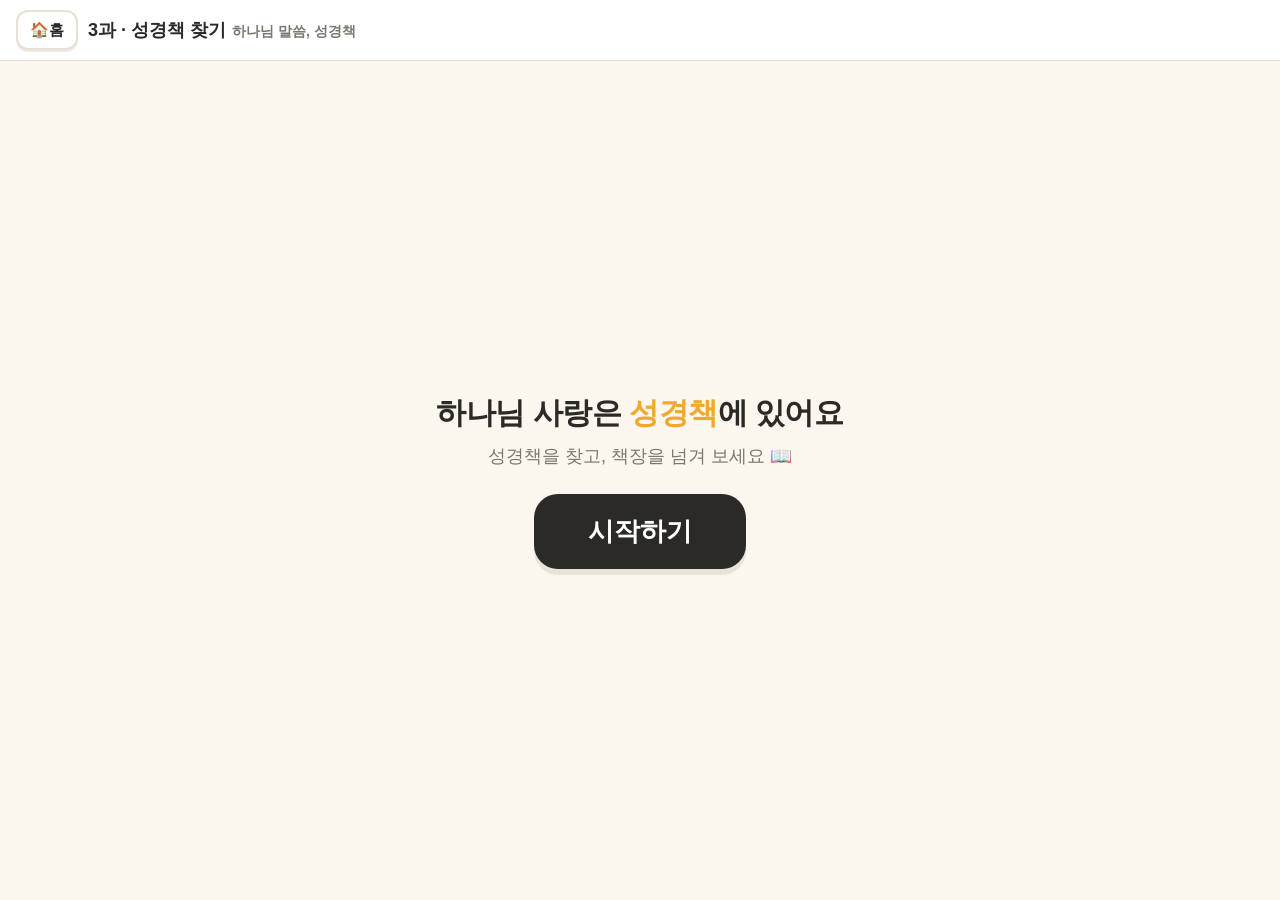
<file: lesson3.html>
<!DOCTYPE html>
<html lang="ko">
<head>
<meta charset="UTF-8">
<meta name="viewport" content="width=device-width, initial-scale=1.0, maximum-scale=1.0, user-scalable=no, viewport-fit=cover">
<title>3과 · 하나님 말씀, 성경책 — 성경책 찾기</title>
<script src="assets/student-context.js"></script>
<style>
/* =====================================================================
   3과: 하나님 말씀, 성경책 — 성경책 찾기 & 말씀 넘겨 보기
   대상: 선택한 학생 (구체물·시각 정보 기반 선택 활동 가능)
   기기: 아이패드(애플펜슬/손가락) + 컴퓨터(마우스) 겸용 — Pointer Events
   흐름: [고르기 2권] → [고르기 3권] → [성경책 넘기기 → 사랑 말씀]
   책장: 세로 조각 사슬(휘어지는 종이) + 잡은 지점 추적 + 중력/관성
         + 왼쪽 페이지를 잡으면 앞 장으로 되돌리기 가능
   ===================================================================== */
:root{
  --paper:#fbf7ef; --card:#fff; --ink:#2b2a26; --soft:#7a7770;
  --line:#e7e0d3; --ok:#5aa96a; --sun:#f0a92e; --love:#e8668a;
  --shadow:0 6px 0 rgba(0,0,0,.08);
}
*{box-sizing:border-box;-webkit-tap-highlight-color:transparent;}
html,body{height:100%;margin:0;}
@supports(height:100dvh){html,body{height:100dvh;}}
body{
  font-family:"Apple SD Gothic Neo","Malgun Gothic","Pretendard",sans-serif;
  background:var(--paper);color:var(--ink);
  overflow:hidden;overscroll-behavior:none;
  -webkit-touch-callout:none;-webkit-user-select:none;user-select:none;
}
button{font-family:inherit;border:none;background:none;color:inherit;cursor:pointer;touch-action:manipulation;}

#app{height:100%;display:flex;flex-direction:column;}
header{
  display:flex;align-items:center;gap:10px;padding:10px 16px;
  background:var(--card);border-bottom:1px solid var(--line);
}
header .t{min-width:0;font-size:18px;font-weight:800;}
header .t small{color:var(--soft);font-weight:600;margin-left:6px;font-size:14px;}
#stars{margin-left:auto;font-size:20px;min-height:24px;letter-spacing:2px;}
.home-btn{
  flex:0 0 auto;display:inline-flex;align-items:center;justify-content:center;
  min-height:40px;padding:7px 12px;border:2px solid var(--line);border-radius:12px;
  background:var(--card);color:var(--ink);font-size:15px;font-weight:800;text-decoration:none;
  box-shadow:0 2px 0 rgba(0,0,0,.08);touch-action:manipulation;
}
.home-btn:active{transform:translateY(2px);}
@media(max-width:540px){header .t small{display:none;}}
@media(max-width:380px){.home-btn .home-label{display:none;}.home-btn{width:40px;padding:7px;}}

.screen{flex:1;display:none;flex-direction:column;align-items:center;padding:14px;overflow:hidden;}
.screen.on{display:flex;animation:fade .3s ease;}
@keyframes fade{from{opacity:0;transform:translateY(6px);}to{opacity:1;transform:none;}}

/* ---------- 시작 화면 ---------- */
#start{justify-content:center;text-align:center;}
#start .big{font-size:30px;font-weight:800;line-height:1.4;letter-spacing:-0.5px;}
#start .big .hl{color:var(--sun);}
#start p{color:var(--soft);font-size:18px;margin:10px 0 26px;}
.go-btn{
  font-size:26px;font-weight:800;padding:20px 54px;border-radius:24px;
  background:var(--ink);color:#fff;box-shadow:var(--shadow);
}
.go-btn:active{transform:translateY(2px);}

/* ---------- 책 고르기 화면 ---------- */
#pick{justify-content:center;}
.say-line{font-size:24px;font-weight:800;text-align:center;margin:2px 0 6px;letter-spacing:-0.5px;}
.say-line .nm{color:var(--sun);}
#pick-sub{color:var(--soft);font-size:17px;font-weight:700;margin:0 0 18px;min-height:24px;text-align:center;}
#pick-sub.oops{color:var(--love);animation:fade .25s ease;}
#book-row{
  display:flex;gap:22px;flex-wrap:wrap;justify-content:center;align-items:flex-end;
  width:100%;max-width:760px;
}
.book-btn{
  background:var(--card);border:3px solid var(--line);border-radius:22px;
  padding:16px 14px 12px;box-shadow:var(--shadow);
  display:flex;flex-direction:column;align-items:center;gap:8px;
  transition:transform .12s ease;
}
.book-btn:active{transform:scale(.94);}
.book-btn svg,.book-btn .book-photo{
  width:min(160px,34vw);height:min(200px,42.5vw);display:block;object-fit:contain;
}
.book-btn .lb{font-size:18px;font-weight:800;color:var(--soft);}
.book-btn.shake{animation:shake .45s ease;}
@keyframes shake{
  0%,100%{transform:translateX(0);}
  20%{transform:translateX(-9px);}40%{transform:translateX(9px);}
  60%{transform:translateX(-6px);}80%{transform:translateX(6px);}
}
.stage-dots{display:flex;gap:7px;justify-content:center;margin-bottom:14px;}
.stage-dots .dot{width:10px;height:10px;border-radius:50%;background:var(--line);}
.stage-dots .dot.on{background:var(--ink);}

/* ---------- 성경책 넘기기 화면 ---------- */
#read{padding:10px 14px 14px;}
#read .say-line{margin-bottom:10px;}
#book-stage{
  position:relative;flex:1;width:100%;max-width:820px;min-height:240px;
  display:flex;align-items:center;justify-content:center;
}
#book{
  position:relative;width:100%;height:100%;max-height:520px;
  perspective:2400px;touch-action:none; /* 책장 드래그 중 스크롤/줌 완전 차단 */
  display:flex;border-radius:18px;
  background:linear-gradient(90deg,#8a6a4a 0%,#6f5238 50%,#8a6a4a 100%);
  padding:12px;box-shadow:var(--shadow);
}
.pg{
  width:50%;height:100%;background:#fffdf4;position:relative;overflow:hidden;
}
.pg.left{border-radius:10px 2px 2px 10px;box-shadow:inset -14px 0 22px -14px rgba(0,0,0,.22);}
.pg.right{border-radius:2px 10px 10px 2px;box-shadow:inset 14px 0 22px -14px rgba(0,0,0,.22);}
.slot{position:absolute;inset:0;}

/* 휘어지는 책장: 세로 조각 사슬 */
#leaf{
  position:absolute;top:12px;bottom:12px;left:50%;width:calc(50% - 12px);
  transform-origin:left center;transform-style:preserve-3d;
  will-change:transform;z-index:3;pointer-events:none;
}
.seg{
  position:absolute;top:0;bottom:0;
  transform-origin:left center;transform-style:preserve-3d;will-change:transform;
}
.sface{
  position:absolute;inset:0;background:#fffdf4;overflow:hidden;
  backface-visibility:hidden;-webkit-backface-visibility:hidden;
}
.sface.b{transform:rotateY(180deg);}
.cl{position:absolute;top:0;bottom:0;left:0;}
.sshade{position:absolute;inset:0;pointer-events:none;}

/* 아래 페이지·왼쪽 페이지에 드리우는 그림자 */
#sh-under{position:absolute;top:0;bottom:0;left:0;width:55%;pointer-events:none;opacity:0;
  background:linear-gradient(to right,rgba(0,0,0,.38),rgba(0,0,0,0));}
#sh-left{position:absolute;top:0;bottom:0;right:0;width:55%;pointer-events:none;opacity:0;
  background:linear-gradient(to left,rgba(0,0,0,.30),rgba(0,0,0,0));}

/* 페이지 내용 공통 */
.pcontent{
  position:absolute;inset:0;display:flex;flex-direction:column;
  align-items:center;justify-content:center;text-align:center;
  padding:6% 9%;gap:10px;
}
.pcontent .em{font-size:clamp(44px,9vw,74px);line-height:1;}
.pcontent .love-image{
  width:clamp(72px,16vw,150px);max-width:80%;max-height:42%;object-fit:contain;
}
.pcontent .vs{font-size:clamp(20px,4.2vw,32px);font-weight:800;line-height:1.5;letter-spacing:-0.5px;word-break:keep-all;}
.pcontent .vs .nm{color:var(--love);}
.pcontent .rf{font-size:clamp(14px,2.6vw,19px);font-weight:700;color:var(--soft);}
.pcontent .hint-arrow{font-size:clamp(34px,7vw,56px);animation:slideL 1.2s ease infinite;}
@keyframes slideL{0%,100%{transform:translateX(10px);}50%{transform:translateX(-14px);}}
.pcontent .cover-t{font-size:clamp(26px,5vw,42px);font-weight:800;letter-spacing:6px;}
.pcontent.decor .em{opacity:.9;}
#corner-hint{
  position:absolute;right:6%;bottom:6%;font-size:15px;font-weight:800;color:var(--soft);
  background:#fff;border:2px solid var(--line);border-radius:12px;padding:6px 10px;
  pointer-events:none;z-index:4;animation:fade .3s ease;
}
#btn-finish{
  display:none;margin-top:12px;font-size:20px;padding:14px 36px;border-radius:20px;
  animation:fade .3s ease;
}
#btn-finish.on{display:block;}

/* 칭찬 오버레이 (전체 공용) */
#praise{
  position:fixed;inset:0;display:none;align-items:center;justify-content:center;
  background:rgba(255,255,255,.93);flex-direction:column;text-align:center;z-index:50;
}
#praise.on{display:flex;animation:fade .25s ease;}
#praise .big-e{font-size:80px;animation:pop .45s ease;}
@keyframes pop{0%{transform:scale(0);}70%{transform:scale(1.2);}100%{transform:scale(1);}}
#praise .msg{font-size:27px;font-weight:800;margin-top:8px;letter-spacing:-0.5px;}
#praise .sub{font-size:19px;color:var(--soft);margin-top:5px;font-weight:700;}

/* ---------- 마무리 화면 ---------- */
#end{justify-content:center;text-align:center;}
#end .em{font-size:76px;}
#end h2{font-size:28px;font-weight:800;margin:12px 0 4px;letter-spacing:-0.5px;}
#end h2 .nm{color:var(--love);}
#end p{color:var(--soft);font-size:18px;font-weight:700;margin:0 0 26px;}
.heart-row{font-size:30px;letter-spacing:6px;margin-bottom:10px;}

@media(prefers-reduced-motion:reduce){*{animation:none!important;transition:none!important;}}
</style>
</head>
<body>
<div id="app">
  <header>
    <a class="home-btn" href="index.html" aria-label="홈으로 돌아가기">🏠 <span class="home-label">홈</span></a>
    <div class="t">3과 · 성경책 찾기<small>하나님 말씀, 성경책</small></div>
    <div id="stars"></div>
  </header>

  <!-- 시작 -->
  <section class="screen on" id="start">
    <div class="big">하나님 사랑은 <span class="hl">성경책</span>에 있어요</div>
    <p>성경책을 찾고, 책장을 넘겨 보세요 📖</p>
    <button class="go-btn" id="btn-start">시작하기</button>
  </section>

  <!-- 1) 책 고르기 -->
  <section class="screen" id="pick">
    <div class="stage-dots" id="stage-dots"></div>
    <div class="say-line">“<span class="nm">성경책</span> 은 어느 것일까요?”</div>
    <div id="pick-sub">성경책을 눌러 보세요</div>
    <div id="book-row"></div>
  </section>

  <!-- 2) 성경책 넘기기 -->
  <section class="screen" id="read">
    <div class="say-line" id="read-line">📖 책장을 잡고 <span class="nm">왼쪽</span>으로 넘겨요</div>
    <div id="book-stage">
      <div id="book">
        <div class="pg left"><div class="slot" id="pg-left"></div><div id="sh-left"></div></div>
        <div class="pg right"><div class="slot" id="pg-under"></div><div id="sh-under"></div></div>
        <div id="leaf"></div>
        <div id="corner-hint">👆 여기를 잡고 넘겨요</div>
      </div>
    </div>
    <button class="go-btn" id="btn-finish">💛 다 읽었어요</button>
  </section>

  <!-- 마무리 -->
  <section class="screen" id="end">
    <!-- <div class="heart-row">💛 💗 💛</div> -->
    <h2>성경책에 <span class="nm">하나님 사랑</span>이 있어요</h2>
    <p id="end-student-message"></p>
    <button class="go-btn" id="btn-again">한 번 더 하기</button>
  </section>

  <!-- 칭찬 -->
  <div id="praise">
    <div class="big-e" id="pr-emoji">⭐</div>
    <div class="msg" id="pr-msg"></div>
    <div class="sub" id="pr-sub"></div>
  </div>
</div>

<script>
(function(){
"use strict";
var STUDENT=STUDENT_CONTEXT.name;
document.getElementById("end-student-message").textContent=
  STUDENT_CONTEXT.honorific+", 성경책에서 하나님의 사랑을 발견하셨나요?!";

/* ================= 책 3권 사진 ================= */
var BOOKS={
  bible:{key:"bible", svg:'<img class="book-photo" src="assets/lesson3/성경책.png" alt="">'},
  note:{key:"note", svg:'<img class="book-photo" src="assets/lesson3/공책.png" alt="">'},
  pic:{key:"pic", svg:'<img class="book-photo" src="assets/lesson3/그림책.png" alt="">'}
};
BOOKS.bible.name="성경책"; BOOKS.note.name="공책"; BOOKS.pic.name="그림책";
BOOKS.note.hint="이건 공책이에요."; BOOKS.pic.hint="이건 그림책이에요.";

/* 고르기 단계: 처음 2권 → 안정되면 3권 (활동지 '확인·주의' 반영) */
var ROUNDS=[ ["bible","note"], ["bible","note","pic"] ];
var round=0, starCount=0;

/* ================= 성경 페이지(펼침) 내용 ================= */
var LOVE_IMAGE='<img class="love-image" src="assets/lesson3/하나님의사랑.png" alt="하나님의 사랑">';
var PAGES=[
 {type:"hint"},
 {vs:"하나님은\n사랑이심이라", ref:"요한일서 4장 8절", em:LOVE_IMAGE},
 {vs:"오직 하나님이\n우리를 사랑하사", ref:"요한일서 4장 10절", em:LOVE_IMAGE},
 {type:"final", vs:""}
];
var pk=0; // 현재 오른쪽 페이지 index

/* ================= 요소 ================= */
var $=function(id){return document.getElementById(id);};
var scr={start:$("start"),pick:$("pick"),read:$("read"),end:$("end")};
var praiseEl=$("praise"), starsEl=$("stars");
var pickSub=$("pick-sub"), bookRow=$("book-row"), stageDots=$("stage-dots");
var pgLeft=$("pg-left"), pgUnder=$("pg-under");
var leaf=$("leaf"), bookEl=$("book");
var shU=$("sh-under"), shL=$("sh-left");
var cornerHint=$("corner-hint"), readLine=$("read-line"), finishBtn=$("btn-finish");

function show(name){
  Object.keys(scr).forEach(function(k){scr[k].classList.remove("on");});
  scr[name].classList.add("on");
}
function renderStars(){ starsEl.textContent="⭐".repeat(Math.min(starCount,8)); }
function praise(emoji,msg,sub,ms,cb){
  $("pr-emoji").textContent=emoji; $("pr-msg").textContent=msg; $("pr-sub").textContent=sub||"";
  praiseEl.classList.add("on");
  setTimeout(function(){ praiseEl.classList.remove("on"); if(cb)cb(); }, ms||1900);
}

/* ================= 1) 책 고르기 ================= */
function shuffle(a){ a=a.slice(); for(var i=a.length-1;i>0;i--){var j=Math.floor(Math.random()*(i+1));var t=a[i];a[i]=a[j];a[j]=t;} return a; }
function buildDots(){
  stageDots.innerHTML="";
  ROUNDS.forEach(function(_,i){
    var d=document.createElement("div");
    d.className="dot"+(i<=round?" on":"");
    stageDots.appendChild(d);
  });
}
function loadRound(){
  buildDots();
  pickSub.classList.remove("oops");
  pickSub.textContent = (round===0)?"성경책을 눌러 보세요":"이번엔 세 권이에요! 성경책은 어디 있을까요?";
  bookRow.innerHTML="";
  shuffle(ROUNDS[round]).forEach(function(key){
    var bk=BOOKS[key];
    var b=document.createElement("button");
    b.className="book-btn";
    b.innerHTML=bk.svg+'<span class="lb">'+bk.name+'</span>';
    b.addEventListener("click",function(){ onPick(key,b); });
    bookRow.appendChild(b);
  });
}
var pickLock=false;
function onPick(key,btn){
  if(pickLock) return;
  if(key==="bible"){
    pickLock=true;
    starCount++; renderStars();
    praise("📖","찾았어요! 성경책이에요","성경책은 하나님이 주신 책이에요",2000,function(){
      pickLock=false;
      round++;
      if(round<ROUNDS.length){ loadRound(); }
      else { openBook(); }
    });
  }else{
    btn.classList.add("shake");
    pickSub.classList.add("oops");
    pickSub.textContent=BOOKS[key].hint+" 성경책을 다시 찾아보세요!";
    setTimeout(function(){ btn.classList.remove("shake"); },500);
  }
}

/* ================= 2) 성경책 넘기기 — 휘어지는 종이 물리 엔진 =================
   · 책장을 세로 조각 N개의 사슬로 만들어, 넘길 때 종이가 실제로 '휘어짐'
   · 잡은 지점을 정확히 따라옴: angle = acos(손가락x / 잡은반지름)
   · 놓으면 중력 낙하 — 반(90°) 기준으로 넘어가거나 되돌아오고, 플릭 관성 지원
   · 넘어가는 중에도 다시 잡을 수 있고,
     왼쪽 페이지를 잡아 오른쪽으로 끌면 '앞 장으로 되돌리기' */
function pageHTML(p){
  if(!p) return "";
  if(p.type==="hint"){
    return '<div class="pcontent"><div class="hint-arrow">👈</div>'+
           '<div class="vs">책장을 잡고<br>왼쪽으로 넘겨요</div></div>';
  }
  if(p.type==="final"){
    return '<div class="pcontent">'+
           '<div class="vs">하나님은 <span class="nm">'+STUDENT_CONTEXT.objectName+'</span><br>사랑하세요</div></div>';
  }
  return '<div class="pcontent"><div class="em">'+p.em+'</div>'+
         '<div class="vs">'+p.vs.replace(/\n/g,"<br>")+'</div>'+
         (p.ref?'<div class="rf">'+p.ref+'</div>':'')+'</div>';
}
function decorHTML(){
  return '<div class="pcontent decor">'+LOVE_IMAGE+'</div>';
}
function coverLeftHTML(){
  return '<div class="pcontent"><div class="cover-t">성 경</div>'+
         '<div class="rf">하나님 말씀 책</div>'+LOVE_IMAGE+'</div>';
}

var N=8, segs=[], clF=[], clB=[], shSegF=[], shSegB=[];
var ang=0, vel=0, db=0;      // 시트 평균 각도(0~180), 각속도, 조각 간 굽힘각
var lastDirSign=1;           // 마지막 이동 방향(정적 처짐 방향)
var mode="idle";             // idle | drag | settle
var dirMode="fwd";           // fwd: 다음 장으로 | back: 앞 장으로 되돌리기
var dragId=null, grabR=1, committing=false;
var rafId=null, lastT=0, lastMoveT=0, lastMoveAng=0;
var GRAV=900, MAXV=1500;

function pageW(){ return bookEl.getBoundingClientRect().width/2 - 12; }
function spineX(){ var r=bookEl.getBoundingClientRect(); return r.left + r.width/2; }

function buildSegs(){
  leaf.innerHTML=""; segs=[]; clF=[]; clB=[]; shSegF=[]; shSegB=[];
  var parent=leaf;
  for(var i=0;i<N;i++){
    var s=document.createElement("div"); s.className="seg";
    var f=document.createElement("div"); f.className="sface f";
    var b=document.createElement("div"); b.className="sface b";
    var cf=document.createElement("div"); cf.className="cl";
    var cb=document.createElement("div"); cb.className="cl";
    var gf=document.createElement("div"); gf.className="sshade";
    var gb=document.createElement("div"); gb.className="sshade";
    f.appendChild(cf); f.appendChild(gf);
    b.appendChild(cb); b.appendChild(gb);
    s.appendChild(f); s.appendChild(b);
    parent.appendChild(s); parent=s;
    segs.push(s); clF.push(cf); clB.push(cb); shSegF.push(gf); shSegB.push(gb);
  }
  layoutSegs();
}
function layoutSegs(){
  var pw=pageW(), sw=pw/N;
  for(var i=0;i<N;i++){
    segs[i].style.width=(sw+0.8)+"px";
    segs[i].style.left=(i===0?0:sw)+"px";
    clF[i].style.width=pw+"px";
    clF[i].style.transform="translateX("+(-i*sw)+"px)";
    clB[i].style.width=pw+"px";
    clB[i].style.transform="translateX("+((i+1)*sw-pw)+"px)";
  }
}
function setLeafContent(frontHTML,backHTML){
  for(var i=0;i<N;i++){ clF[i].innerHTML=frontHTML; clB[i].innerHTML=backHTML; }
}

function paint(dt){
  // 굽힘: 손이 이끄는 가장자리가 앞서 나가고 안쪽이 따라오며 종이가 크게 휨
  if(Math.abs(vel)>60) lastDirSign=(vel>=0)?1:-1;
  var flat=Math.min(1, Math.sin(ang*Math.PI/180)*2.2);   // 평평할 땐 굽힘 0
  var bendT=(Math.max(-8,Math.min(8, vel*0.020))          // 움직임에 의한 휨
            + lastDirSign*3.2)*flat;                      // 들려 있는 동안 늘 처지는 곡률
  db+=(bendT-db)*Math.min(1,(dt||0.016)*10);
  var a0=ang-db*(N-1)/2;
  leaf.style.transform="rotateY("+(-a0)+"deg)";
  for(var i=0;i<N;i++){
    if(i>0) segs[i].style.transform="rotateY("+(-db)+"deg)";
    // 조각별 곡면 조명: 세워질수록 어둡고, 조각마다 밝기가 달라 곡률이 보임
    var ai=(a0+db*i+db/2)*Math.PI/180;
    var s=Math.abs(Math.sin(ai));
    shSegF[i].style.background="rgba(60,40,20,"+(s*0.32).toFixed(3)+")";
    shSegB[i].style.background="rgba(60,40,20,"+(s*0.28).toFixed(3)+")";
  }
  var sAll=Math.sin(ang*Math.PI/180);
  shU.style.opacity=(sAll*0.85).toFixed(3);                   // 들린 책장이 아래 페이지에 드리우는 그림자
  shL.style.opacity=Math.max(0,(ang-100)/80*0.75).toFixed(3); // 왼쪽에 내려앉기 직전 그림자
}

/* 메인 루프: 드래그 추적 + 중력 낙하 + 굽힘 스무딩을 한 곳에서 */
function loop(t){
  var dt=Math.min(0.032,(t-lastT)/1000)||0.016; lastT=t;
  if(mode==="settle"){
    var dir=(ang>90)?1:(ang<90?-1:(vel>=0?1:-1)); // 기울어진 쪽으로 낙하
    vel+=GRAV*dir*dt;
    vel=Math.max(-MAXV,Math.min(MAXV,vel));
    ang+=vel*dt;
    if(ang<=0){
      ang=0; vel=0; mode="idle";
      if(dirMode==="back"){ paint(dt); commitBack(); rafId=requestAnimationFrame(loop); return; }
    }else if(ang>=180){
      ang=180; vel=0; mode="idle";
      paint(dt);
      if(dirMode==="fwd"){ commitTurn(); } else { restoreFromBack(); }
      rafId=requestAnimationFrame(loop); return;
    }
  }else if(mode==="idle"){ vel*=0.8; }
  paint(dt);
  rafId=requestAnimationFrame(loop);
}
function startLoop(){ if(!rafId){ lastT=performance.now(); rafId=requestAnimationFrame(loop); } }
function stopLoop(){ if(rafId){ cancelAnimationFrame(rafId); rafId=null; } }

bookEl.addEventListener("pointerdown",function(e){
  if(committing||mode==="drag") return;
  if(scr.read.classList.contains("on")===false) return;
  var pw=pageW(), fx=e.clientX-spineX();
  if(ang<=0.5){ // 평평한 상태에서 새로 잡기
    if(fx>pw*0.12 && pk<PAGES.length-1){ dirMode="fwd"; }
    else if(fx<-pw*0.12 && pk>0){ dirMode="back"; setupBack(); } // 마지막 장에서도 되돌리기 가능
    else return;
  } // (넘어가는 중이면 방향 그대로 다시 잡음)
  e.preventDefault();
  mode="drag"; dragId=e.pointerId;
  bookEl.setPointerCapture(e.pointerId);
  // 잡은 반지름: 현재 각도에서 손가락 아래에 있는 종이 지점까지의 거리
  var cos=Math.cos(ang*Math.PI/180);
  grabR=(Math.abs(cos)>0.25)? Math.abs(fx/cos) : pw;
  grabR=Math.max(pw*0.35,Math.min(pw,grabR));
  vel=0; lastMoveT=performance.now(); lastMoveAng=ang;
  cornerHint.style.display="none";
});
bookEl.addEventListener("pointermove",function(e){
  if(mode!=="drag"||e.pointerId!==dragId) return;
  e.preventDefault();
  var fx=Math.max(-grabR,Math.min(grabR,e.clientX-spineX()));
  ang=Math.acos(fx/grabR)*180/Math.PI;   // 잡은 지점이 손가락을 정확히 따라옴
  var now=performance.now(), dtm=(now-lastMoveT)/1000;
  if(dtm>0.016){ vel=(ang-lastMoveAng)/dtm; lastMoveT=now; lastMoveAng=ang; } // 플릭 속도
});
function endDrag(e){
  if(mode!=="drag"||e.pointerId!==dragId) return;
  dragId=null;
  mode="settle"; // 관성 + 중력으로 자연스럽게 마무리
}
bookEl.addEventListener("pointerup",endDrag);
bookEl.addEventListener("pointercancel",endDrag);

/* ---- 앞으로 넘김 / 되돌리기 상태 전환 ---- */
function renderSpread(){
  leaf.style.display="block";
  ang=0; vel=0; db=0;
  setLeafContent(pageHTML(PAGES[pk]), decorHTML());
  pgUnder.innerHTML=pageHTML(PAGES[pk+1]);
  paint(0.016);
}
function setupBack(){ // 왼쪽에 놓인 지난 장을 다시 집어 올림
  leaf.style.display="block";
  finishBtn.classList.remove("on");
  setLeafContent(pageHTML(PAGES[pk-1]), decorHTML());
  pgUnder.innerHTML=pageHTML(PAGES[pk]);
  pgLeft.innerHTML=(pk-1>0)? decorHTML() : coverLeftHTML();
  ang=180; vel=0; db=0;
}
function commitBack(){ // 끝까지 되돌림 → 앞 장으로
  committing=true;
  pk--; starCount=Math.max(0,starCount-1); renderStars();
  pgLeft.innerHTML=(pk>0)? decorHTML() : coverLeftHTML();
  renderSpread();
  readLine.innerHTML='👈 앞 장으로 돌아왔어요 — 다시 넘겨 보세요';
  dirMode="fwd"; committing=false;
}
function restoreFromBack(){ // 되돌리다 놓음 → 제자리로
  pgLeft.innerHTML=decorHTML();
  if(pk>=PAGES.length-1){ // 마지막 장이면 다시 마무리 상태로
    renderSpread();
    leaf.style.display="none";
    finishBtn.classList.add("on");
  }else{
    renderSpread();
  }
  dirMode="fwd";
}
function commitTurn(){ // 앞으로 다 넘어감
  committing=true;
  pk++;
  pgLeft.innerHTML=decorHTML();
  starCount++; renderStars();
  var cur=PAGES[pk];
  if(pk>=PAGES.length-1){
    // 마지막 장: 잎을 숨기고 마지막 말씀을 보여줌 — 자동으로 끝나지 않음
    leaf.style.display="none";
    readLine.innerHTML='💛 성경책에 <span class="nm">하나님 사랑</span>이 있어요';
    finishBtn.classList.add("on"); // 학생이 스스로 눌러서 마무리
    committing=false;
  }else{
    renderSpread();
    if(cur && !cur.type){
      readLine.innerHTML='💛 말씀이 나왔어요! 한 장 더 넘겨요';
    }
    committing=false;
  }
}

function openBook(){
  pk=0; committing=false; dirMode="fwd"; mode="idle";
  finishBtn.classList.remove("on");
  show("read");
  readLine.innerHTML='📖 책장을 잡고 <span class="nm">왼쪽</span>으로 넘겨요';
  requestAnimationFrame(function(){
    if(!segs.length) buildSegs(); else layoutSegs();
    pgLeft.innerHTML=coverLeftHTML();
    renderSpread();
    cornerHint.style.display="block";
    startLoop();
  });
}
finishBtn.addEventListener("click",function(){
  if(!finishBtn.classList.contains("on")||committing) return;
  finishBtn.classList.remove("on");
  praise("","하나님은 "+STUDENT_CONTEXT.objectName+" 사랑하세요","성경책에 하나님 사랑이 있어요",2300,function(){
    stopLoop();
    show("end");
  });
});
window.addEventListener("resize",function(){
  if(scr.read.classList.contains("on") && segs.length){ layoutSegs(); paint(0.016); }
});

/* ================= 시작/다시 ================= */
$("btn-start").addEventListener("click",function(){
  round=0; starCount=0; renderStars(); stopLoop();
  show("pick"); loadRound();
});
$("btn-again").addEventListener("click",function(){
  round=0; starCount=0; renderStars(); stopLoop();
  show("pick"); loadRound();
});
renderStars();
})();
</script>
</body>
</html>
</file>
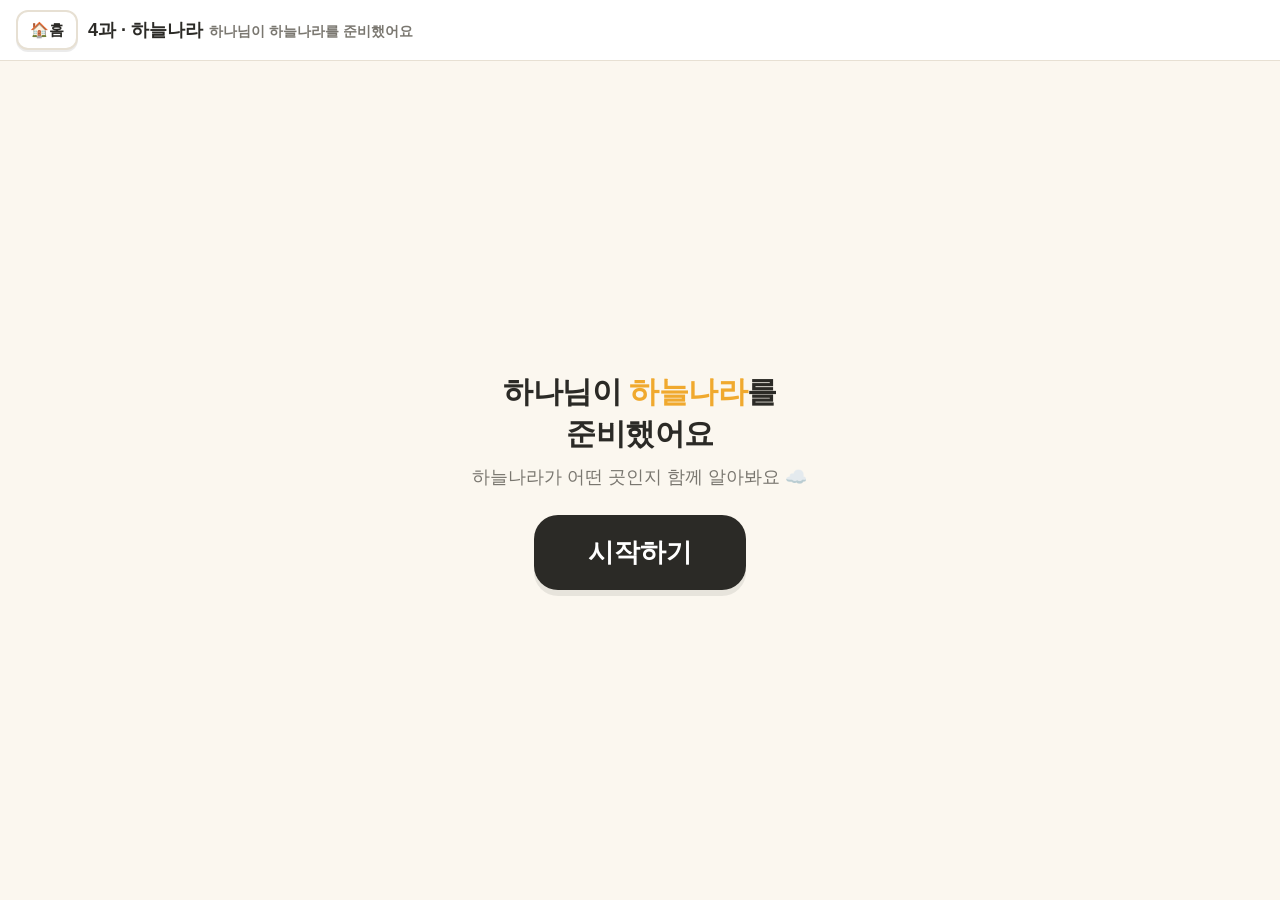
<file: lesson4.html>
<!DOCTYPE html>
<html lang="ko">
<head>
<meta charset="UTF-8">
<meta name="viewport" content="width=device-width, initial-scale=1.0, maximum-scale=1.0, user-scalable=no, viewport-fit=cover">
<title>4과 · 하나님이 하늘나라를 준비했어요</title>
<script src="assets/student-context.js"></script>
<style>
/* =====================================================================
   4과: 하나님이 하늘나라를 준비했어요
   대상: 선택한 학생 (그림·색 선호, 조작 활동 집중, 자기 이름 쓰기 좋아함)
   기기: 아이패드(애플펜슬/손가락) + 컴퓨터(마우스) 겸용 — Pointer Events
   흐름: [상황극 1·2: 하늘나라로 보내기] → [어떤 사람이 있을까요?]
         → [하늘나라 꾸미기(스티커)] → [따라쓰기: 하나님·하늘나라·학생 이름]
         → [가고 싶어요?] → [갤러리 마무리]
   1과(따라 그리기 엔진)·3과(선택 활동)와 동일한 디자인 시스템
   ===================================================================== */
:root{
  --paper:#fbf7ef; --card:#fff; --ink:#2b2a26; --soft:#7a7770;
  --line:#e7e0d3; --ok:#5aa96a; --sun:#f0a92e; --love:#e8668a;
  --sky:#eaf4fd; --skyline:#cfe4f5;
  --shadow:0 6px 0 rgba(0,0,0,.08);
}
*{box-sizing:border-box;-webkit-tap-highlight-color:transparent;}
html,body{height:100%;margin:0;}
@supports(height:100dvh){html,body{height:100dvh;}}
body{
  font-family:"Apple SD Gothic Neo","Malgun Gothic","Pretendard",sans-serif;
  background:var(--paper);color:var(--ink);
  overflow:hidden;overscroll-behavior:none;
  -webkit-touch-callout:none;-webkit-user-select:none;user-select:none;
}
button{font-family:inherit;border:none;background:none;color:inherit;cursor:pointer;touch-action:manipulation;}

#app{height:100%;display:flex;flex-direction:column;}
header{
  display:flex;align-items:center;gap:10px;padding:10px 16px;
  background:var(--card);border-bottom:1px solid var(--line);
}
header .t{min-width:0;font-size:18px;font-weight:800;}
header .t small{color:var(--soft);font-weight:600;margin-left:6px;font-size:14px;}
#stars{margin-left:auto;font-size:20px;min-height:24px;letter-spacing:2px;}
.home-btn{
  flex:0 0 auto;display:inline-flex;align-items:center;justify-content:center;
  min-height:40px;padding:7px 12px;border:2px solid var(--line);border-radius:12px;
  background:var(--card);color:var(--ink);font-size:15px;font-weight:800;text-decoration:none;
  box-shadow:0 2px 0 rgba(0,0,0,.08);touch-action:manipulation;
}
.home-btn:active{transform:translateY(2px);}
@media(max-width:540px){header .t small{display:none;}}
@media(max-width:380px){.home-btn .home-label{display:none;}.home-btn{width:40px;padding:7px;}}

.screen{flex:1;display:none;flex-direction:column;align-items:center;padding:14px;overflow:hidden;}
.screen.on{display:flex;animation:fade .3s ease;}
@keyframes fade{from{opacity:0;transform:translateY(6px);}to{opacity:1;transform:none;}}

.say-line{font-size:22px;font-weight:800;text-align:center;margin:2px 0 10px;letter-spacing:-0.5px;}
.say-line .nm{color:var(--sun);}
.say-line .lv{color:var(--love);}
.go-btn{
  font-size:26px;font-weight:800;padding:20px 54px;border-radius:24px;
  background:var(--ink);color:#fff;box-shadow:var(--shadow);
}
.go-btn:active{transform:translateY(2px);}
.dots{display:flex;gap:7px;justify-content:center;margin-bottom:8px;}
.dot{width:10px;height:10px;border-radius:50%;background:var(--line);}
.dot.on{background:var(--ink);}

/* ---------- 시작 ---------- */
#start{justify-content:center;text-align:center;}
#start .big{font-size:30px;font-weight:800;line-height:1.4;letter-spacing:-0.5px;}
#start .big .hl{color:var(--sun);}
#start p{color:var(--soft);font-size:18px;margin:10px 0 26px;}

/* ---------- 상황극 ---------- */
#drama{padding:10px 14px 14px;}
#stage{
  position:relative;flex:1;width:100%;max-width:820px;min-height:260px;
  border-radius:22px;overflow:hidden;border:3px solid var(--line);box-shadow:var(--shadow);
  background:linear-gradient(90deg,#f3efe6 0%,#f3efe6 46%,var(--sky) 54%,var(--sky) 100%);
}
#zone-heaven{
  position:absolute;top:0;right:0;bottom:0;width:50%;
  border-left:3px dashed var(--skyline);
}
#zone-heaven .zlabel{
  position:absolute;top:12px;left:0;right:0;text-align:center;
  font-size:20px;font-weight:800;color:var(--sun);
}
#zone-heaven.glow{animation:glow 1.4s ease infinite;cursor:pointer;}
@keyframes glow{0%,100%{background:rgba(240,169,46,.0);}50%{background:rgba(240,169,46,.14);}}
.cloud{position:absolute;background:#fff;border-radius:50px;opacity:.95;}
.cloud::before,.cloud::after{content:"";position:absolute;background:#fff;border-radius:50%;}
.cloud.c1{width:74px;height:26px;top:46px;left:12%;}
.cloud.c1::before{width:30px;height:30px;top:-14px;left:12px;}
.cloud.c1::after{width:22px;height:22px;top:-10px;left:40px;}
.cloud.c2{width:60px;height:22px;top:100px;right:10%;}
.cloud.c2::before{width:24px;height:24px;top:-11px;left:10px;}
.cloud.c2::after{width:18px;height:18px;top:-8px;left:32px;}
#sunicon{position:absolute;top:14px;right:14px;font-size:34px;}
#char{
  position:absolute;left:7%;bottom:6%;width:min(150px,26vw);
  transition:transform 1.25s ease;will-change:transform;z-index:3;
}
#char svg{width:100%;height:auto;display:block;filter:drop-shadow(0 4px 0 rgba(0,0,0,.08));}
#char.pop{animation:pop .5s ease;}
@keyframes pop{0%{scale:.6;}70%{scale:1.12;}100%{scale:1;}}
#drama-say{
  font-size:18px;font-weight:700;color:var(--soft);text-align:center;
  margin-top:12px;min-height:26px;
}
#tap-hint{
  position:absolute;bottom:10px;right:8%;font-size:15px;font-weight:800;color:var(--soft);
  background:#fff;border:2px solid var(--line);border-radius:12px;padding:6px 10px;
  pointer-events:none;z-index:4;animation:bob 1.2s ease infinite;
}
@keyframes bob{0%,100%{transform:translateY(0);}50%{transform:translateY(-6px);}}

/* ---------- 어떤 사람이 있을까요? (선택) ---------- */
#pickp{justify-content:center;}
#pickp-sub{color:var(--soft);font-size:17px;font-weight:700;margin:0 0 18px;min-height:24px;text-align:center;}
#pickp-sub.oops{color:var(--love);animation:fade .25s ease;}
#pickp-row{display:flex;gap:26px;flex-wrap:wrap;justify-content:center;}
.p-card{
  background:var(--card);border:3px solid var(--line);border-radius:22px;
  padding:16px 18px 12px;box-shadow:var(--shadow);
  display:flex;flex-direction:column;align-items:center;gap:8px;
  transition:transform .12s ease;
}
.p-card:active{transform:scale(.94);}
.p-card svg{width:min(130px,30vw);height:auto;display:block;}
.p-card .lb{font-size:18px;font-weight:800;color:var(--soft);}
.p-card.shake{animation:shake .45s ease;}
@keyframes shake{
  0%,100%{transform:translateX(0);}20%{transform:translateX(-9px);}40%{transform:translateX(9px);}
  60%{transform:translateX(-6px);}80%{transform:translateX(6px);}
}

/* ---------- 하늘나라 꾸미기 ---------- */
#deco{padding:10px 14px 14px;}
#heaven{
  position:relative;flex:1;width:100%;max-width:820px;min-height:230px;
  border-radius:22px;overflow:hidden;border:3px solid var(--skyline);box-shadow:var(--shadow);
  background:linear-gradient(180deg,#f6fbff 0%,var(--sky) 100%);
}
#heaven .zlabel{position:absolute;top:10px;left:0;right:0;text-align:center;font-size:19px;font-weight:800;color:var(--sun);}
.placed{position:absolute;width:min(96px,17vw);animation:drop .45s ease;}
.placed svg{width:100%;height:auto;display:block;}
.placed .student-photo{
  width:100%;aspect-ratio:3/4;display:block;object-fit:cover;
  border:3px solid #f0a92e;border-radius:16px;background:#fff;
}
@keyframes drop{0%{transform:scale(.3) translateY(-30px);opacity:0;}70%{transform:scale(1.12);}100%{transform:scale(1);opacity:1;}}
#tray{
  display:flex;gap:12px;flex-wrap:wrap;justify-content:center;
  padding:12px 4px 2px;width:100%;max-width:820px;align-items:flex-end;
}
.stk{
  background:var(--card);border:3px solid var(--line);border-radius:16px;
  padding:8px 10px 6px;box-shadow:0 3px 0 rgba(0,0,0,.08);
  display:flex;flex-direction:column;align-items:center;gap:4px;
}
.stk:active{transform:scale(.9);}
.stk svg{width:52px;height:auto;display:block;}
.stk .student-photo{
  width:52px;height:66px;display:block;object-fit:cover;
  border:2px solid #f0a92e;border-radius:10px;background:#fff;
}
.stk .lb{font-size:13px;font-weight:800;color:var(--soft);}
.stk.used{opacity:.35;pointer-events:none;}
#deco-say{font-size:16px;font-weight:700;color:var(--soft);text-align:center;margin-top:8px;min-height:22px;}
.done-btn{
  font-size:19px;font-weight:800;padding:13px 26px;border-radius:16px;
  background:#e7f4ea;border:3px solid #bfe2c8;color:var(--ok);box-shadow:0 3px 0 rgba(0,0,0,.08);
}
.done-btn:active{transform:translateY(2px);}

/* ---------- 따라쓰기 (1과 엔진) ---------- */
#trace{padding:10px 14px 14px;}
#board-wrap{
  position:relative;flex:1;width:100%;max-width:760px;min-height:200px;
  background:#fff;border:3px solid var(--line);border-radius:22px;
  box-shadow:var(--shadow);overflow:hidden;
}
#paper,#inkc{position:absolute;inset:0;width:100%;height:100%;}
#inkc{touch-action:none;}
#toolbar{
  display:flex;align-items:center;gap:10px;flex-wrap:wrap;justify-content:center;
  padding:12px 4px 2px;width:100%;max-width:760px;
}
.sw{
  width:50px;height:50px;border-radius:16px;border:4px solid #fff;
  box-shadow:0 3px 0 rgba(0,0,0,.12);flex:0 0 auto;
}
.sw:active{transform:scale(.9);}
.sw.sel{outline:4px solid var(--ink);outline-offset:2px;}
.tool-btn{
  font-size:17px;font-weight:800;padding:13px 18px;border-radius:16px;
  background:var(--card);border:3px solid var(--line);box-shadow:0 3px 0 rgba(0,0,0,.08);
}
.tool-btn:active{transform:translateY(2px);}

/* ---------- 가고 싶어요? ---------- */
#ask{justify-content:center;text-align:center;}
#ask .big{font-size:28px;font-weight:800;line-height:1.5;letter-spacing:-0.5px;}
#ask .big .lv{color:var(--love);}
#ask p{color:var(--soft);font-size:18px;font-weight:700;margin:10px 0 26px;}
.love-btn{
  font-size:24px;font-weight:800;padding:20px 44px;border-radius:24px;
  background:var(--love);color:#fff;box-shadow:var(--shadow);
  animation:heartbeat 1.6s ease infinite;
}
@keyframes heartbeat{0%,100%{transform:scale(1);}12%{transform:scale(1.06);}24%{transform:scale(1);}}

/* ---------- 마무리 갤러리 ---------- */
#end{overflow-y:auto;justify-content:flex-start;}
#end h2{font-size:26px;font-weight:800;margin:8px 0 2px;text-align:center;letter-spacing:-0.5px;}
#end h2 .lv{color:var(--love);}
#end p{color:var(--soft);font-size:17px;margin:0 0 14px;text-align:center;font-weight:700;}
.heart-row{font-size:28px;letter-spacing:6px;text-align:center;margin-bottom:8px;}
.g-grid{display:grid;grid-template-columns:repeat(3,1fr);gap:12px;width:100%;max-width:640px;}
@media(max-width:520px){.g-grid{grid-template-columns:repeat(2,1fr);}}
.g-item{
  background:#fff;border:3px solid var(--line);border-radius:18px;overflow:hidden;
  box-shadow:var(--shadow);text-align:center;padding-bottom:8px;
}
.g-item img{width:100%;display:block;background:#fff;}
.g-item .cap{font-size:15px;font-weight:800;margin-top:4px;}
#end .go-btn{margin:20px 0 8px;font-size:20px;padding:16px 40px;}

/* ---------- 칭찬 오버레이 ---------- */
#praise{
  position:fixed;inset:0;display:none;align-items:center;justify-content:center;
  background:rgba(255,255,255,.93);flex-direction:column;text-align:center;z-index:50;
}
#praise.on{display:flex;animation:fade .25s ease;}
#praise .big-e{font-size:80px;animation:pop2 .45s ease;}
@keyframes pop2{0%{transform:scale(0);}70%{transform:scale(1.2);}100%{transform:scale(1);}}
#praise .msg{font-size:27px;font-weight:800;margin-top:8px;letter-spacing:-0.5px;}
#praise .sub{font-size:19px;color:var(--soft);margin-top:5px;font-weight:700;}

@media(prefers-reduced-motion:reduce){*{animation:none!important;transition:none!important;}}
</style>
</head>
<body>
<div id="app">
  <header>
    <a class="home-btn" href="index.html" aria-label="홈으로 돌아가기">🏠 <span class="home-label">홈</span></a>
    <div class="t">4과 · 하늘나라<small>하나님이 하늘나라를 준비했어요</small></div>
    <div id="stars"></div>
  </header>

  <!-- 시작 -->
  <section class="screen on" id="start">
    <div class="big">하나님이 <span class="hl">하늘나라</span>를<br>준비했어요</div>
    <p>하늘나라가 어떤 곳인지 함께 알아봐요 ☁️</p>
    <button class="go-btn" id="btn-start">시작하기</button>
  </section>

  <!-- 1) 상황극 -->
  <section class="screen" id="drama">
    <div class="dots" id="drama-dots"></div>
    <div class="say-line" id="drama-title"></div>
    <div id="stage">
      <div id="zone-heaven">
        <div class="zlabel">☁️ 하늘나라 ☁️</div>
        <div id="sunicon">🌞</div>
        <div class="cloud c1"></div>
        <div class="cloud c2"></div>
      </div>
      <div id="char"></div>
      <div id="tap-hint">👆 하늘나라를 눌러요</div>
    </div>
    <div id="drama-say"></div>
  </section>

  <!-- 2) 어떤 사람이 있을까요? -->
  <section class="screen" id="pickp">
    <div class="say-line">하늘나라에는 <span class="nm">어떤 사람</span>이 있을까요?</div>
    <div id="pickp-sub">하늘나라에 어울리는 사람을 눌러 보세요</div>
    <div id="pickp-row"></div>
  </section>

  <!-- 3) 하늘나라 꾸미기 -->
  <section class="screen" id="deco">
    <div class="say-line"><span class="nm">하늘나라</span>를 꾸며 보세요</div>
    <div id="heaven">
      <div class="zlabel">☁️ 하늘나라 · 하나님이 계세요 🌞</div>
    </div>
    <div id="deco-say">붙이고 싶은 스티커를 눌러 보세요</div>
    <div id="tray"></div>
  </section>

  <!-- 4) 따라쓰기 -->
  <section class="screen" id="trace">
    <div class="say-line" id="trace-title"></div>
    <div class="dots" id="trace-dots"></div>
    <div id="board-wrap">
      <canvas id="paper"></canvas>
      <canvas id="inkc"></canvas>
    </div>
    <div id="toolbar">
      <span id="palette" style="display:flex;gap:10px;flex-wrap:wrap;justify-content:center;"></span>
      <button class="tool-btn" id="btn-clear">🧽 다시</button>
      <button class="done-btn" id="btn-done">⭐ 다 썼어요</button>
    </div>
  </section>

  <!-- 5) 가고 싶어요? -->
  <section class="screen" id="ask">
    <div class="big" id="ask-title"></div>
    <p id="ask-message"></p>
    <button class="love-btn" id="btn-yes">💛 네! 가고 싶어요</button>
  </section>

  <!-- 마무리 -->
  <section class="screen" id="end">
    <h2 id="end-title"></h2>
    <div class="heart-row">💛 ☁️ 💛</div>
    <p>하늘나라는 아픔도 슬픔도 없이, 하나님과 행복한 곳이에요</p>
    <div class="g-grid" id="g-grid"></div>
    <button class="go-btn" id="btn-again">한 번 더 하기</button>
  </section>

  <!-- 칭찬 -->
  <div id="praise">
    <div class="big-e" id="pr-emoji">⭐</div>
    <div class="msg" id="pr-msg"></div>
    <div class="sub" id="pr-sub"></div>
  </div>
</div>

<script>
(function(){
"use strict";
var STUDENT=STUDENT_CONTEXT.name;
document.getElementById("ask-title").innerHTML=
  '<span class="lv">'+STUDENT+'</span>도 하늘나라에<br>가고 싶어요?';
document.getElementById("ask-message").textContent=
  "하나님이 "+STUDENT_CONTEXT.objectName+" 기다리고 계세요";
document.getElementById("end-title").textContent=
  "🎉 "+STUDENT_CONTEXT.subjectName+" 하늘나라를 배웠어요";

/* ================= 사람 캐릭터 SVG 생성 ================= */
/* mood: sick(아픔·목발) | sad(눈물) | happy(만세·웃음) | calm(미소)  tag: 이름표 */
function personSVG(mood,tag,shirt){
  shirt=shirt||"#7fb2d8";
  var s='<svg viewBox="0 0 120 168" xmlns="http://www.w3.org/2000/svg">';
  // 팔 (몸통보다 먼저 그려 뒤로)
  if(mood==="happy"){
    s+='<path d="M48 72 L28 48" stroke="#2b2a26" stroke-width="7" stroke-linecap="round"/>';
    s+='<path d="M72 72 L92 48" stroke="#2b2a26" stroke-width="7" stroke-linecap="round"/>';
  }else{
    s+='<path d="M48 72 L36 104" stroke="#2b2a26" stroke-width="7" stroke-linecap="round"/>';
    s+='<path d="M72 72 L84 104" stroke="#2b2a26" stroke-width="7" stroke-linecap="round"/>';
  }
  // 몸통·다리
  s+='<rect x="44" y="62" width="32" height="52" rx="12" fill="'+shirt+'" stroke="#2b2a26" stroke-width="3"/>';
  s+='<path d="M52 114 L52 150" stroke="#2b2a26" stroke-width="7" stroke-linecap="round"/>';
  s+='<path d="M68 114 L68 150" stroke="#2b2a26" stroke-width="7" stroke-linecap="round"/>';
  // 머리
  s+='<circle cx="60" cy="36" r="24" fill="#ffe3c7" stroke="#2b2a26" stroke-width="3"/>';
  // 표정
  if(mood==="happy"||mood==="calm"){
    s+='<circle cx="51" cy="32" r="2.6" fill="#2b2a26"/><circle cx="69" cy="32" r="2.6" fill="#2b2a26"/>';
    s+='<path d="M50 42 Q60 52 70 42" fill="none" stroke="#2b2a26" stroke-width="3" stroke-linecap="round"/>';
  }else{
    s+='<path d="M46 26 L54 29" stroke="#2b2a26" stroke-width="2.5" stroke-linecap="round"/>';
    s+='<path d="M74 26 L66 29" stroke="#2b2a26" stroke-width="2.5" stroke-linecap="round"/>';
    s+='<circle cx="51" cy="33" r="2.6" fill="#2b2a26"/><circle cx="69" cy="33" r="2.6" fill="#2b2a26"/>';
    s+='<path d="M50 47 Q60 40 70 47" fill="none" stroke="#2b2a26" stroke-width="3" stroke-linecap="round"/>';
  }
  if(mood==="sick"){ // 붕대 + 목발
    s+='<rect x="40" y="14" width="26" height="12" rx="6" fill="#fff" stroke="#c9c2b4" stroke-width="2" transform="rotate(-18 53 20)"/>';
    s+='<path d="M100 66 L100 150" stroke="#8a6a4a" stroke-width="6" stroke-linecap="round"/>';
    s+='<path d="M90 68 L110 68" stroke="#8a6a4a" stroke-width="6" stroke-linecap="round"/>';
  }
  if(mood==="sad"){ // 눈물
    s+='<path d="M49 40 q-3 7 0 9 q4 -1 0 -9" fill="#7fb2d8"/>';
    s+='<path d="M71 40 q3 7 0 9 q-4 -1 0 -9" fill="#7fb2d8"/>';
  }
  if(mood==="happy"){ // 하트
    s+='<text x="16" y="30" font-size="18">💛</text><text x="92" y="24" font-size="16">💛</text>';
  }
  if(tag){ // 이름표
    s+='<rect x="38" y="76" width="44" height="20" rx="5" fill="#fff" stroke="#e8668a" stroke-width="2.5"/>';
    s+='<text x="60" y="91" text-anchor="middle" font-size="14" font-weight="800" fill="#e8668a" font-family="inherit">'+tag+'</text>';
  }
  return s+'</svg>';
}
function familySVG(){ // 가족(둘)
  return '<svg viewBox="0 0 120 168" xmlns="http://www.w3.org/2000/svg">'+
   '<g transform="translate(-16,10) scale(0.86)">'+personInner("calm","#e8a3b8")+'</g>'+
   '<g transform="translate(40,0) scale(0.92)">'+personInner("calm","#9dc78f")+'</g></svg>';
}
function personInner(mood,shirt){
  var full=personSVG(mood,null,shirt);
  return full.replace(/^<svg[^>]*>/,"").replace(/<\/svg>$/,"");
}
function selectedStudentVisual(){
  if(STUDENT_CONTEXT.photo){
    return '<img class="student-photo" src="'+STUDENT_CONTEXT.photo+'" alt="'+STUDENT+'">';
  }
  return personSVG("happy",STUDENT,"#f0a92e");
}

/* ================= 상황극 데이터 ================= */
var DRAMA=[
 {title:'<span class="lv">아픈 사람</span>이 있어요', mood:"sick", shirt:"#7fb2d8",
  say:"몸이 아파요… 어디로 가면 아프지 않을까요?",
  after:"하늘나라에서는 아프지 않아요!", sub:"걷고 뛸 수 있어요 — 하나님이 계시니까요", em:"🏃"},
 {title:'<span class="lv">슬픈 사람</span>이 있어요', mood:"sad", shirt:"#b79fd6",
  say:"너무 슬퍼요… 어디로 가면 눈물이 나지 않을까요?",
  after:"하늘나라에서는 슬프지 않아요!", sub:"하나님이 사랑해 주세요 — 이제 행복해요", em:"😊"}
];
var dIdx=0;

/* ================= 스티커 ================= */
var STICKERS=[
 {key:"happy1", lb:"행복한 사람", svg:personSVG("happy",null,"#7fb2d8"), cap:"아팠던 사람이 하늘나라에서 건강해졌어요"},
 {key:"happy2", lb:"웃는 사람",   svg:personSVG("happy",null,"#b79fd6"), cap:"슬펐던 사람이 하늘나라에서 행복해요"},
 {key:"family", lb:"가족",        svg:familySVG(),                        cap:"가족도 하늘나라에서 함께 기뻐요"},
 {key:"tch",    lb:"선생님",      svg:personSVG("calm",null,"#e8b53e"),   cap:"선생님도 하늘나라에 가고 싶어요"},
 {key:"me",     lb:STUDENT,       svg:selectedStudentVisual(),cap:"하나님이 "+STUDENT_CONTEXT.objectName+" 기다리고 계세요"}
];
var SLOTS=[[8,38],[34,55],[58,34],[76,58],[40,20]]; // [left%, top%]
var placedCount=0;

/* ================= 따라쓰기 낱말 ================= */
var WORDS=[
 {w:"하나님",   sub:"하늘나라에는 하나님이 계세요"},
 {w:"하늘나라", sub:"하나님이 준비하신 곳이에요"},
 {w:STUDENT,   sub:"하나님이 "+STUDENT_CONTEXT.objectName+" 기다리세요"}
];
var wIdx=0, works=[];

/* ================= 공통 ================= */
var $=function(id){return document.getElementById(id);};
var scr={start:$("start"),drama:$("drama"),pickp:$("pickp"),deco:$("deco"),
         trace:$("trace"),ask:$("ask"),end:$("end")};
var starCount=0, starsEl=$("stars"), praiseEl=$("praise");
function show(name){
  Object.keys(scr).forEach(function(k){scr[k].classList.remove("on");});
  scr[name].classList.add("on");
}
function renderStars(){ starsEl.textContent="⭐".repeat(Math.min(starCount,10)); }
function praise(emoji,msg,sub,ms,cb){
  $("pr-emoji").textContent=emoji; $("pr-msg").textContent=msg; $("pr-sub").textContent=sub||"";
  praiseEl.classList.add("on");
  setTimeout(function(){ praiseEl.classList.remove("on"); if(cb)cb(); }, ms||1900);
}
function dots(el,total,cur){
  el.innerHTML="";
  for(var i=0;i<total;i++){
    var d=document.createElement("div");
    d.className="dot"+(i<=cur?" on":"");
    el.appendChild(d);
  }
}

/* ================= 1) 상황극 ================= */
var charEl=$("char"), heavenZone=$("zone-heaven"), dramaSay=$("drama-say");
var dramaBusy=false;
function loadDrama(){
  var d=DRAMA[dIdx];
  dots($("drama-dots"),DRAMA.length,dIdx);
  $("drama-title").innerHTML=d.title;
  dramaSay.textContent=d.say;
  charEl.style.transition="none";
  charEl.style.transform="translateX(0)";
  charEl.innerHTML=personSVG(d.mood,null,d.shirt);
  charEl.classList.remove("pop");
  heavenZone.classList.add("glow");
  $("tap-hint").style.display="block";
  dramaBusy=false;
}
function toHeaven(){
  if(dramaBusy) return;
  dramaBusy=true;
  var d=DRAMA[dIdx];
  heavenZone.classList.remove("glow");
  $("tap-hint").style.display="none";
  // 하늘나라 중앙까지 이동 거리 계산
  var st=$("stage").getBoundingClientRect(), ch=charEl.getBoundingClientRect();
  var target=st.left+st.width*0.72-(ch.left+ch.width/2);
  charEl.style.transition="transform 1.25s ease";
  requestAnimationFrame(function(){ charEl.style.transform="translateX("+target+"px)"; });
  dramaSay.textContent="하늘나라로 가고 있어요…";
  setTimeout(function(){
    charEl.innerHTML=personSVG("happy",null,d.shirt); // 목발·눈물 사라지고 만세!
    charEl.classList.add("pop");
    dramaSay.textContent=d.after;
    starCount++; renderStars();
    setTimeout(function(){
      praise(d.em,d.after,d.sub,2100,function(){
        dIdx++;
        if(dIdx<DRAMA.length){ loadDrama(); }
        else { loadPickP(); show("pickp"); }
      });
    },900);
  },1350);
}
heavenZone.addEventListener("click",toHeaven);
charEl.addEventListener("click",toHeaven);

/* ================= 2) 어떤 사람이 있을까요? ================= */
var pickLock=false;
function loadPickP(){
  var row=$("pickp-row"); row.innerHTML="";
  $("pickp-sub").classList.remove("oops");
  $("pickp-sub").textContent="하늘나라에 어울리는 사람을 눌러 보세요";
  var opts=[
    {ok:false, lb:"아픈 사람",  svg:personSVG("sick",null,"#7fb2d8"),
     hint:"하늘나라에서는 아프지 않아요."},
    {ok:true,  lb:"행복한 사람", svg:personSVG("happy",null,"#7fb2d8")}
  ];
  if(Math.random()<0.5) opts.reverse();
  opts.forEach(function(o){
    var b=document.createElement("button");
    b.className="p-card";
    b.innerHTML=o.svg+'<span class="lb">'+o.lb+'</span>';
    b.addEventListener("click",function(){
      if(pickLock) return;
      if(o.ok){
        pickLock=true;
        starCount++; renderStars();
        praise("😊","맞아요! 행복한 사람이에요","하늘나라에는 아픔도 슬픔도 없어요",2000,function(){
          pickLock=false;
          loadDeco(); show("deco");
        });
      }else{
        b.classList.add("shake");
        $("pickp-sub").classList.add("oops");
        $("pickp-sub").textContent=o.hint+" 행복한 사람을 찾아보세요!";
        setTimeout(function(){ b.classList.remove("shake"); },500);
      }
    });
    row.appendChild(b);
  });
}

/* ================= 3) 하늘나라 꾸미기 ================= */
function loadDeco(){
  placedCount=0;
  var hv=$("heaven");
  hv.querySelectorAll(".placed,.hv-cloud").forEach(function(n){n.remove();});
  // 배경 구름
  [[10,64,70],[70,70,56],[42,78,64]].forEach(function(c){
    var cl=document.createElement("div");
    cl.className="cloud c1 hv-cloud";
    cl.style.cssText="left:"+c[0]+"%;top:"+c[1]+"%;width:"+c[2]+"px;";
    hv.appendChild(cl);
  });
  $("deco-say").textContent="붙이고 싶은 스티커를 눌러 보세요";
  var tray=$("tray"); tray.innerHTML="";
  STICKERS.forEach(function(sk,i){
    var b=document.createElement("button");
    b.className="stk";
    b.innerHTML=sk.svg+'<span class="lb">'+sk.lb+'</span>';
    b.addEventListener("click",function(){
      if(b.classList.contains("used")) return;
      b.classList.add("used");
      var p=document.createElement("div");
      p.className="placed";
      var slot=SLOTS[placedCount%SLOTS.length];
      p.style.left=slot[0]+"%"; p.style.top=slot[1]+"%";
      p.innerHTML=sk.svg;
      hv.appendChild(p);
      placedCount++;
      $("deco-say").textContent=sk.cap;
      if(placedCount===1){ // 첫 스티커 후 완료 버튼 등장
        var doneB=document.createElement("button");
        doneB.className="done-btn"; doneB.id="deco-done";
        doneB.textContent="⭐ 다 꾸몄어요";
        doneB.addEventListener("click",function(){
          starCount++; renderStars();
          praise("☁️","하늘나라를 예쁘게 꾸몄어요","모두 하나님과 함께 행복해요",2000,function(){
            wIdx=0; works=[]; show("trace");
            requestAnimationFrame(function(){ traceResize(); loadWord(); });
          });
        });
        tray.appendChild(doneB);
      }
    });
    tray.appendChild(b);
  });
}

/* ================= 4) 따라쓰기 — 1과 따라 그리기 엔진 재사용 ================= */
var paper=$("paper"), inkc=$("inkc");
var pctx=paper.getContext("2d"), ictx=inkc.getContext("2d");
var wrap=$("board-wrap");
var strokes=[], curStroke=null;
var COLORS=["#2b2a26","#e0433c","#f0a92e","#f4d03f","#5aa96a","#4a95d8","#8e6fc0","#e8668a"];
var color=COLORS[2];
var W=0,H=0,DPR=1;

function traceResize(){
  var r=wrap.getBoundingClientRect();
  DPR=window.devicePixelRatio||1;
  W=Math.max(1,Math.round(r.width)); H=Math.max(1,Math.round(r.height));
  [paper,inkc].forEach(function(cv){ cv.width=W*DPR; cv.height=H*DPR; });
  pctx.setTransform(DPR,0,0,DPR,0,0); ictx.setTransform(DPR,0,0,DPR,0,0);
  redrawAll();
}
function drawTemplate(){
  pctx.clearRect(0,0,W,H);
  var word=WORDS[wIdx].w;
  var fs=Math.min(H*0.52, (W*0.86)/word.length);
  pctx.font="800 "+fs+"px 'Apple SD Gothic Neo','Malgun Gothic',sans-serif";
  pctx.textAlign="center"; pctx.textBaseline="middle";
  // 연한 채움 + 점선 외곽선 = 따라쓰기 밑글자
  pctx.fillStyle="#f2ede1";
  pctx.fillText(word,W/2,H/2);
  pctx.strokeStyle="#b9b2a3";
  pctx.lineWidth=Math.max(2,fs*0.02);
  pctx.setLineDash([fs*0.06,fs*0.05]);
  pctx.strokeText(word,W/2,H/2);
  pctx.setLineDash([]);
}
function brushW(p){
  var base=Math.min(W,H)*0.03;
  return Math.max(5, base*(0.6+(p||0.5)*0.9));
}
function redrawInk(){
  ictx.clearRect(0,0,W,H);
  ictx.lineCap="round"; ictx.lineJoin="round";
  strokes.forEach(function(st){
    ictx.strokeStyle=st.color;
    for(var i=1;i<st.pts.length;i++){
      var a=st.pts[i-1],b=st.pts[i];
      ictx.lineWidth=brushW(b.p);
      ictx.beginPath();ictx.moveTo(a.x*W,a.y*H);ictx.lineTo(b.x*W,b.y*H);ictx.stroke();
    }
    if(st.pts.length===1){
      var pt=st.pts[0];
      ictx.fillStyle=st.color;
      ictx.beginPath();ictx.arc(pt.x*W,pt.y*H,brushW(pt.p)/2,0,Math.PI*2);ictx.fill();
    }
  });
}
function redrawAll(){ drawTemplate(); redrawInk(); }

var drawing=false, activeId=null, lastPenTime=0;
function posOf(e){
  var r=inkc.getBoundingClientRect();
  return {x:(e.clientX-r.left)/r.width, y:(e.clientY-r.top)/r.height,
          p:(e.pointerType==="pen"&&e.pressure)?e.pressure:0.5};
}
inkc.addEventListener("pointerdown",function(e){
  e.preventDefault();
  if(e.pointerType==="pen") lastPenTime=Date.now();
  if(e.pointerType==="touch" && Date.now()-lastPenTime<1500) return; // 팜 리젝션
  if(drawing) return;
  drawing=true; activeId=e.pointerId;
  inkc.setPointerCapture(e.pointerId);
  curStroke={color:color, pts:[posOf(e)]};
  strokes.push(curStroke);
  redrawInk();
});
inkc.addEventListener("pointermove",function(e){
  if(!drawing||e.pointerId!==activeId) return;
  e.preventDefault();
  if(e.pointerType==="pen") lastPenTime=Date.now();
  var evs=(e.getCoalescedEvents&&e.getCoalescedEvents().length)?e.getCoalescedEvents():[e];
  evs.forEach(function(ev){ curStroke.pts.push(posOf(ev)); });
  var n=curStroke.pts.length;
  ictx.strokeStyle=curStroke.color; ictx.lineCap="round"; ictx.lineJoin="round";
  for(var i=Math.max(1,n-evs.length);i<n;i++){
    var a=curStroke.pts[i-1],b=curStroke.pts[i];
    ictx.lineWidth=brushW(b.p);
    ictx.beginPath();ictx.moveTo(a.x*W,a.y*H);ictx.lineTo(b.x*W,b.y*H);ictx.stroke();
  }
});
function endStroke(e){
  if(!drawing||e.pointerId!==activeId) return;
  drawing=false; activeId=null; curStroke=null;
  redrawInk();
}
inkc.addEventListener("pointerup",endStroke);
inkc.addEventListener("pointercancel",endStroke);

var pal=$("palette");
COLORS.forEach(function(cl,i){
  var b=document.createElement("button");
  b.className="sw"+(cl===color?" sel":"");
  b.style.background=cl; b.setAttribute("aria-label","색 "+(i+1));
  b.addEventListener("click",function(){
    color=cl;
    pal.querySelectorAll(".sw").forEach(function(x){x.classList.remove("sel");});
    b.classList.add("sel");
  });
  pal.appendChild(b);
});
$("btn-clear").addEventListener("click",function(){ strokes=[]; redrawInk(); });
$("btn-done").addEventListener("click",function(){
  // 판정 없음 — 스스로 누르면 완성. 작품 저장
  var out=document.createElement("canvas");
  out.width=W; out.height=H;
  var octx=out.getContext("2d");
  octx.fillStyle="#ffffff"; octx.fillRect(0,0,W,H);
  octx.drawImage(paper,0,0,W,H);
  octx.drawImage(inkc,0,0,W,H);
  var wd=WORDS[wIdx];
  try{ works.push({name:wd.w,url:out.toDataURL("image/png")}); }
  catch(e){ works.push({name:wd.w,url:null}); }
  starCount++; renderStars();
  praise("⭐",wd.w+"! 참 잘 썼어요",wd.sub,1900,function(){
    wIdx++;
    if(wIdx<WORDS.length){ loadWord(); }
    else { show("ask"); }
  });
});
function loadWord(){
  strokes=[];
  var wd=WORDS[wIdx];
  $("trace-title").innerHTML='<span class="nm">'+wd.w+'</span> 을(를) 따라 써요';
  dots($("trace-dots"),WORDS.length,wIdx);
  redrawAll();
}
window.addEventListener("resize",function(){
  if(scr.trace.classList.contains("on")) traceResize();
});

/* ================= 5) 가고 싶어요? → 마무리 ================= */
$("btn-yes").addEventListener("click",function(){
  starCount++; renderStars();
  praise("","하나님이 "+STUDENT_CONTEXT.objectName+" 기다리고 계세요","하늘나라에서 하나님과 함께 행복해요",2300,function(){
    openEnd();
  });
});
function openEnd(){
  var g=$("g-grid"); g.innerHTML="";
  works.forEach(function(wk){
    var it=document.createElement("div"); it.className="g-item";
    it.innerHTML=(wk.url?'<img src="'+wk.url+'" alt="'+wk.name+'">':'<div style="font-size:52px;padding:20px">✏️</div>')+
      '<div class="cap">✏️ '+wk.name+'</div>';
    g.appendChild(it);
  });
  show("end");
}

/* ================= 시작/다시 ================= */
function restart(){
  dIdx=0; wIdx=0; works=[]; starCount=0; renderStars();
  show("drama"); loadDrama();
}
$("btn-start").addEventListener("click",restart);
$("btn-again").addEventListener("click",restart);
renderStars();
})();
</script>
</body>
</html>
</file>
<file: assets/oct03/activity.css>
:root{--paper:#fbf7ef;--ink:#2b332a;--soft:#686b62;--line:#dfded1;--green:#397a48;--pale:#edf3e7;--sun:#b77d29}
*{box-sizing:border-box;-webkit-tap-highlight-color:transparent}
[hidden]{display:none!important}
body{margin:0;background:var(--paper);color:var(--ink);font-family:"Apple SD Gothic Neo","Malgun Gothic",sans-serif}
button,a{font:inherit;touch-action:manipulation}button{cursor:pointer}button:focus-visible,a:focus-visible{outline:4px solid #397cb7;outline-offset:4px}button:disabled{cursor:default}h1:focus{outline:none}
header{display:flex;align-items:center;gap:14px;padding:10px 20px;background:#fff;border-bottom:1px solid var(--line)}
.home{color:var(--ink);text-decoration:none;border:2px solid var(--line);border-radius:12px;padding:10px 14px;min-height:44px;font-weight:800}
header b{font-size:18px}header span{margin-left:auto;white-space:nowrap;color:var(--soft);font-size:16px;font-weight:700}
main{max-width:1160px;margin:auto;padding:18px 24px 24px}
h1{font-size:clamp(23px,3.4vw,35px);line-height:1.4;text-align:center;margin:12px 0 8px;letter-spacing:-.6px}
.pages{display:flex;justify-content:center;gap:9px;margin-bottom:12px}.page{flex:0 0 44px;height:44px;border-radius:50%;border:2px solid var(--line);background:#fff;color:var(--soft);font-weight:800;font-size:18px}.page[aria-current="step"]{background:var(--ink);border-color:var(--ink);color:#fff}
.steps{list-style:none;display:flex;justify-content:center;gap:10px;margin:14px 0 0;padding:0;color:var(--soft);font-size:17px}.steps li{padding:7px 14px;border-radius:20px}.steps li[aria-current="step"]{background:var(--pale);color:#285934;font-weight:800}

.quiet{border:1px solid var(--line);background:#fff;border-radius:14px;min-height:48px;padding:10px 18px;color:var(--ink);font-weight:700;font-size:17px}
.pair{display:grid;grid-template-columns:1fr 1fr;gap:22px}.photo{display:flex;flex-direction:column;min-width:0;padding:14px;border:3px solid var(--line);border-radius:24px;background:#fff;color:var(--ink);box-shadow:0 5px 0 #00000008;transition:border-color .15s}.photo:hover{border-color:#b6b9a7}.photo.selected{border-color:var(--sun)}.photo.natural.selected{border-color:var(--green);background:#f6faf2}.photo.natural.selected .frame img{animation:hello .5s ease}
.frame{width:100%;height:clamp(180px,32dvh,350px);display:flex;align-items:center;justify-content:center;background:#fff;border-radius:10px}.frame img{display:block;width:100%;height:100%;object-fit:contain;object-position:center}.caption{font-size:clamp(24px,3vw,32px);font-weight:800;text-align:center;padding:12px 0 2px}
.feedback{min-height:54px;margin:16px 0 10px;display:flex;align-items:center;justify-content:center;text-align:center;font-size:clamp(19px,2.3vw,24px);font-weight:700;line-height:1.5}.feedback.correct{color:#2d663a}
.action-row{text-align:center;margin-bottom:16px}.action-row:has([hidden]){display:none}.primary{min-height:60px;border:0;border-radius:18px;padding:14px 32px;background:var(--green);color:#fff;font-size:24px;font-weight:800}.primary:disabled{background:#dce4d6;color:#62745f}
nav{display:flex;justify-content:space-between;gap:12px}.nav{min-height:52px;padding:12px 24px;border:2px solid var(--line);border-radius:16px;background:#fff;color:var(--ink);font-size:19px;font-weight:800}.nav:disabled{opacity:.4}.next{background:var(--ink);border-color:var(--ink);color:#fff}
#collect{max-width:700px;margin:auto;padding:4px 0}.fruit-tray{display:flex;justify-content:center;gap:36px;min-height:180px}.fruit{width:170px;height:170px;border:2px solid #e4dfcc;border-radius:28px;background:#fffef9;box-shadow:0 5px 0 #e7e2d4;padding:18px}.fruit :is(svg,img){width:100%;height:100%;display:block;filter:drop-shadow(0 5px 3px #55351718)}.fruit:disabled{border-style:dashed;box-shadow:none;background:transparent}.fruit:disabled :is(svg,img){visibility:hidden}.flying{pointer-events:none;z-index:20;position:fixed;border:0;box-shadow:none;background:transparent;padding:0}.fruit:not(:disabled):hover{background:#f1f5e9}
.basket-area{position:relative;width:290px;margin:16px auto 0;padding-top:35px}.basket-fruits{height:78px;display:flex;justify-content:center;gap:10px;position:relative;z-index:1}.basket-fruits :is(svg,img){width:88px;height:88px;animation:hello .3s ease}.basket-body{height:94px;position:relative;border-radius:12px 12px 60px 60px;border:5px solid #926338;background:repeating-linear-gradient(0deg,transparent 0 17px,#95653850 17px 21px),repeating-linear-gradient(90deg,#d6ad70 0 23px,#bc8b4d 23px 27px);box-shadow:0 8px 0 #78573612}.basket-body:before{content:"";position:absolute;left:17%;right:17%;height:120px;border:9px solid #a7753c;border-bottom:0;border-radius:100px 100px 0 0;bottom:80px;z-index:-1}.basket-area p{text-align:center;font-size:20px;font-weight:800;margin:12px 0 0}
.review{display:grid;grid-template-columns:1.1fr 1fr;align-items:center;gap:28px;max-width:820px;margin:auto}.review-note{text-align:center;font-size:24px;line-height:1.6}.mini-fruits{display:flex;justify-content:center;gap:12px}.mini-fruits :is(svg,img){height:100px;width:100px}.review-note p{margin:12px 0 24px}.gallery{display:grid;grid-template-columns:repeat(3,1fr);gap:18px}.gallery .frame{height:170px}.gallery .caption{font-size:24px}.gallery .photo{width:100%}.empty{grid-column:1/-1;text-align:center;font-size:22px;padding:40px 10px}
@keyframes hello{0%{transform:scale(.95)}50%{transform:scale(1.025)}100%{transform:scale(1)}}
@media(max-width:600px){header{padding:8px 12px;gap:8px}header b{font-size:15px}header span{font-size:14px}.home{padding:10px}main{padding:12px}h1{font-size:24px}.pages{gap:6px}.page{flex-basis:38px;height:44px;font-size:16px}.pair{grid-template-columns:1fr;gap:12px}.photo{padding:9px;border-radius:19px}.frame{height:clamp(125px,19dvh,200px)}.caption{font-size:23px;padding-top:7px}.feedback{font-size:19px;margin:12px 0}.nav{font-size:17px;padding:10px 16px}.steps{font-size:15px;gap:4px}.steps li{padding:7px 12px}.fruit-tray{gap:20px;min-height:140px}.fruit{width:135px;height:135px;padding:14px}.basket-area{width:245px;margin-top:12px}.review{grid-template-columns:1fr;gap:16px}.review .frame{height:230px}.review-note{font-size:21px}.mini-fruits :is(svg,img){width:65px;height:65px}.review-note p{margin:6px 0 12px}.gallery{grid-template-columns:1fr 1fr;gap:10px}.gallery .frame{height:130px}.gallery .caption{font-size:22px}}
@media(max-width:350px){.pages{gap:3px}.page{flex-basis:37px}.fruit-tray{gap:14px}.fruit{width:125px;height:125px}}
@media(min-width:601px){#collect{display:grid;grid-template-columns:1fr 290px;align-items:center;gap:32px;max-width:800px;min-height:260px}.fruit-tray{gap:16px;min-height:150px;align-items:center}.fruit{width:150px;height:150px}.basket-area{margin:0}}
@media(max-width:600px){.fruit-tray{min-height:125px}.fruit{height:120px;width:125px}.basket-fruits{height:65px}.basket-body{height:80px}.basket-body:before{bottom:67px;height:107px}.basket-area{padding-top:30px}}
main[data-stage="collect"] .feedback{min-height:34px;margin:12px 0}
@media(prefers-reduced-motion:reduce){*,*:before,*:after{animation:none!important;transition:none!important}}

.fruit img,.basket-fruits img,.mini-fruits img{object-fit:contain;user-select:none;-webkit-user-drag:none}
.fruit{touch-action:none;user-select:none;cursor:grab}.fruit:active{cursor:grabbing}.fruit.grabbed{opacity:.25}.drag-ghost{cursor:grabbing}
.input-modes{grid-column:1/-1;display:flex;justify-content:center;gap:8px;margin-bottom:12px}.input-modes [aria-pressed="true"]{background:var(--pale);border:2px solid var(--green);color:#285934}
.basket-area{border-radius:35px;outline:3px dashed transparent;outline-offset:12px;transition:outline-color .15s,background .15s}.basket-area.drop-ready{outline-color:var(--green);background:#e5f0df}.basket-area.drop-ready .basket-body{border-color:var(--green)}
@media(min-width:601px){#collect{row-gap:0}}

/* Keep the source aspect ratio in the tray, while dragging, and in the basket. */
.fruit{display:grid;place-items:center;flex-shrink:0}
.fruit img{width:100%;height:auto;max-height:100%;aspect-ratio:1 / 1;object-fit:contain;object-position:center}
.basket-fruits img,.mini-fruits img{flex-shrink:0;aspect-ratio:1 / 1;object-fit:contain;object-position:center}
</file>
